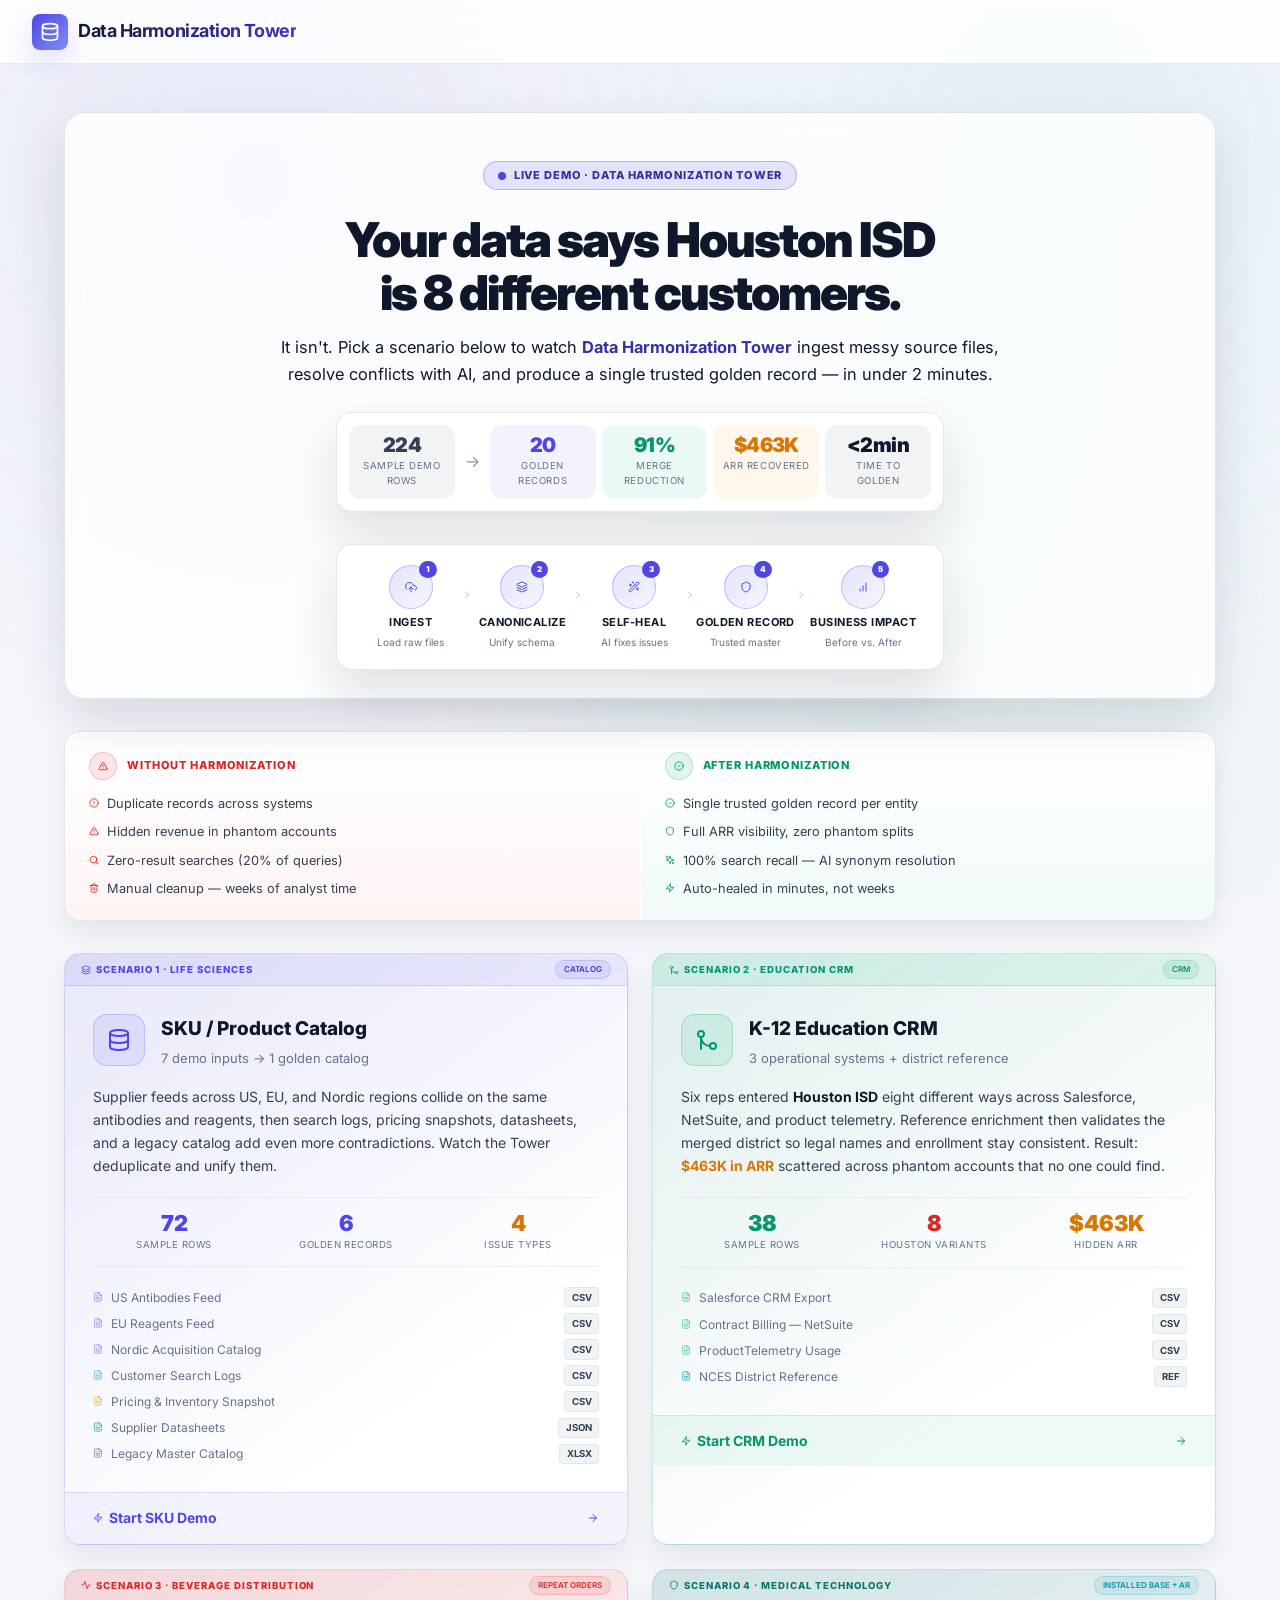
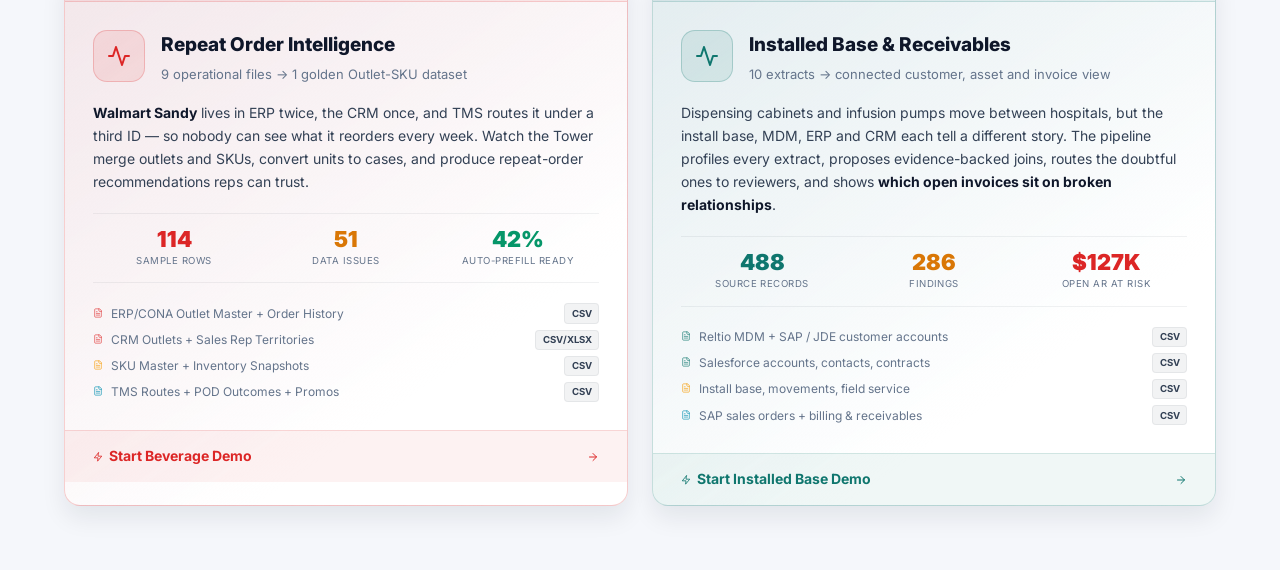
<file: index.html>
<!DOCTYPE html>
<html lang="en">
<head>
  <meta charset="UTF-8" />
  <meta name="viewport" content="width=device-width, initial-scale=1.0" />
  <meta name="description" content="Data Harmonization Tower — Ingest, profile, canonicalize, self-heal, and explore golden records from disparate life sciences data sources." />
  <title>Data Harmonization Tower</title>
  <link rel="stylesheet" href="styles.css" />
  <link rel="stylesheet" href="bd.css" />
  <link rel="icon" type="image/svg+xml" href="data:image/svg+xml,%3Csvg xmlns='http://www.w3.org/2000/svg' viewBox='0 0 24 24' fill='none' stroke='white' stroke-width='2' stroke-linecap='round' stroke-linejoin='round'%3E%3Crect width='24' height='24' rx='4' fill='%236366f1'/%3E%3Cellipse cx='12' cy='8' rx='7' ry='2.5' stroke='white'/%3E%3Cpath d='M5 8V16A7 2.5 0 0 0 19 16V8' stroke='white'/%3E%3Cpath d='M5 12A7 2.5 0 0 0 19 12' stroke='white'/%3E%3C/svg%3E" />
</head>
<body>
  <div class="app-container">
    <!-- Header -->
    <header class="app-header">
      <div class="header-inner">
        <div class="header-brand">
          <div class="brand-icon">
            <svg viewBox="0 0 24 24" fill="none" stroke="currentColor" stroke-width="2" stroke-linecap="round" stroke-linejoin="round">
              <ellipse cx="12" cy="5" rx="9" ry="3"/>
              <path d="M3 5V19A9 3 0 0 0 21 19V5"/>
              <path d="M3 12A9 3 0 0 0 21 12"/>
            </svg>
          </div>
          <span class="brand-name">Data Harmonization Tower</span>
        </div>
        <nav id="header-nav" class="header-nav"></nav>
      </div>
    </header>

    <!-- Pipeline Progress -->
    <div style="max-width:84rem;margin:0 auto;padding:1rem 1.5rem 0;position:relative;z-index:1" id="pipeline"></div>

    <!-- Main Content -->
    <main id="main-content" class="app-main"></main>
  </div>

  <script src="icons.js"></script>
  <script src="data.js"></script>
  <script src="swire_data.js"></script>
  <script src="app.js"></script>
  <script src="swire.js"></script>
  <script src="bd_data.js"></script>
  <script src="bd.js"></script>
</body>
</html>
</file>
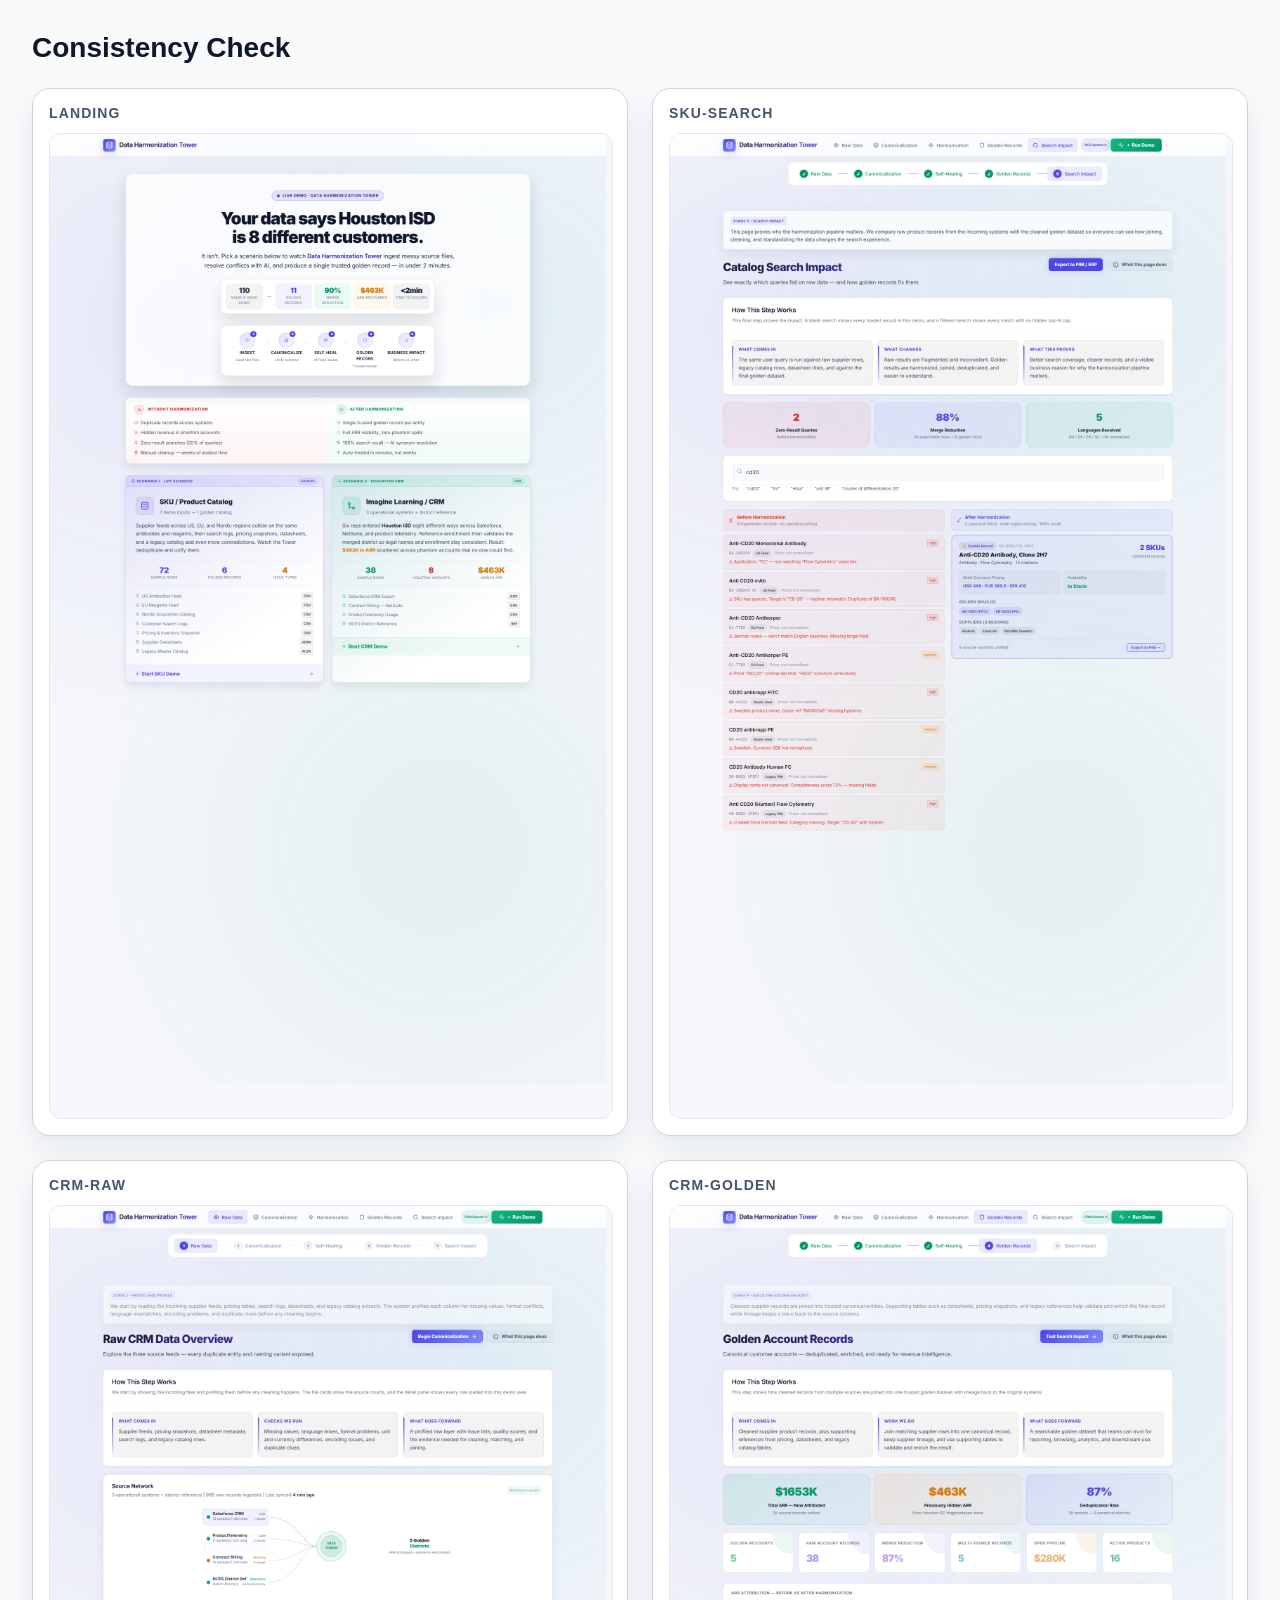
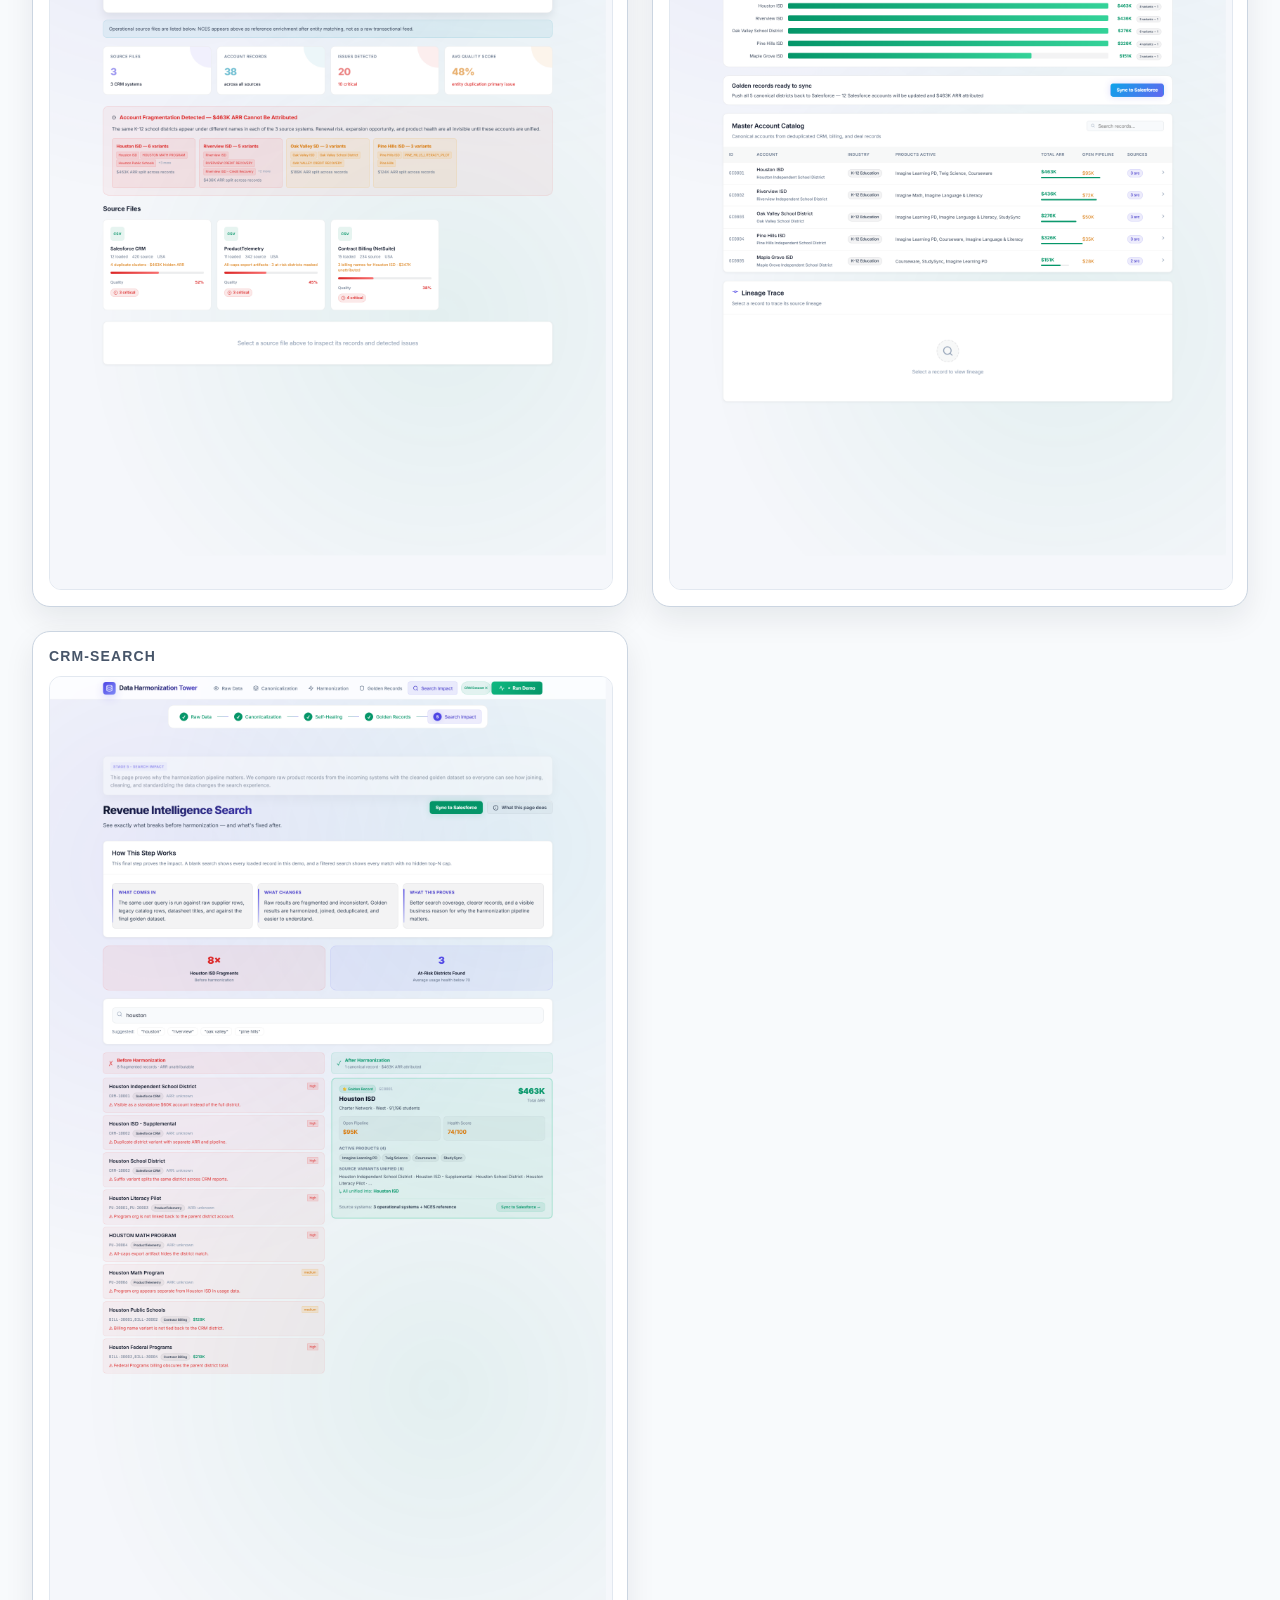
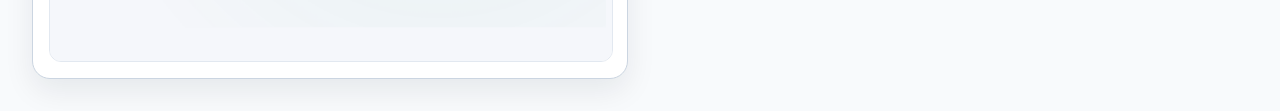
<file: outputs/consistency-check/contact-sheet.html>
﻿<!DOCTYPE html>
<html lang="en">
<head>
  <meta charset="UTF-8" />
  <title>Consistency Check</title>
  <style>
    body { margin: 0; padding: 32px; background: #f8fafc; font-family: Arial, sans-serif; color: #0f172a; }
    h1 { margin: 0 0 24px; font-size: 28px; }
    .grid { display: grid; grid-template-columns: repeat(2, minmax(0, 1fr)); gap: 24px; }
    .card { background: #fff; border: 1px solid #cbd5e1; border-radius: 18px; padding: 16px; box-shadow: 0 12px 30px rgba(15, 23, 42, 0.08); }
    .label { font-size: 14px; font-weight: 700; text-transform: uppercase; letter-spacing: 0.08em; color: #475569; margin-bottom: 12px; }
    img { display: block; width: 100%; height: auto; border: 1px solid #e2e8f0; border-radius: 12px; }
  </style>
</head>
<body>
  <h1>Consistency Check</h1>
  <div class="grid">
    <section class="card"><div class="label">landing</div><img src="landing.png" alt="landing" /></section>
    <section class="card"><div class="label">sku-search</div><img src="sku-search.png" alt="sku-search" /></section>
    <section class="card"><div class="label">crm-raw</div><img src="crm-raw.png" alt="crm-raw" /></section>
    <section class="card"><div class="label">crm-golden</div><img src="crm-golden.png" alt="crm-golden" /></section>
    <section class="card"><div class="label">crm-search</div><img src="crm-search.png" alt="crm-search" /></section>
  </div>
</body>
</html>
</file>
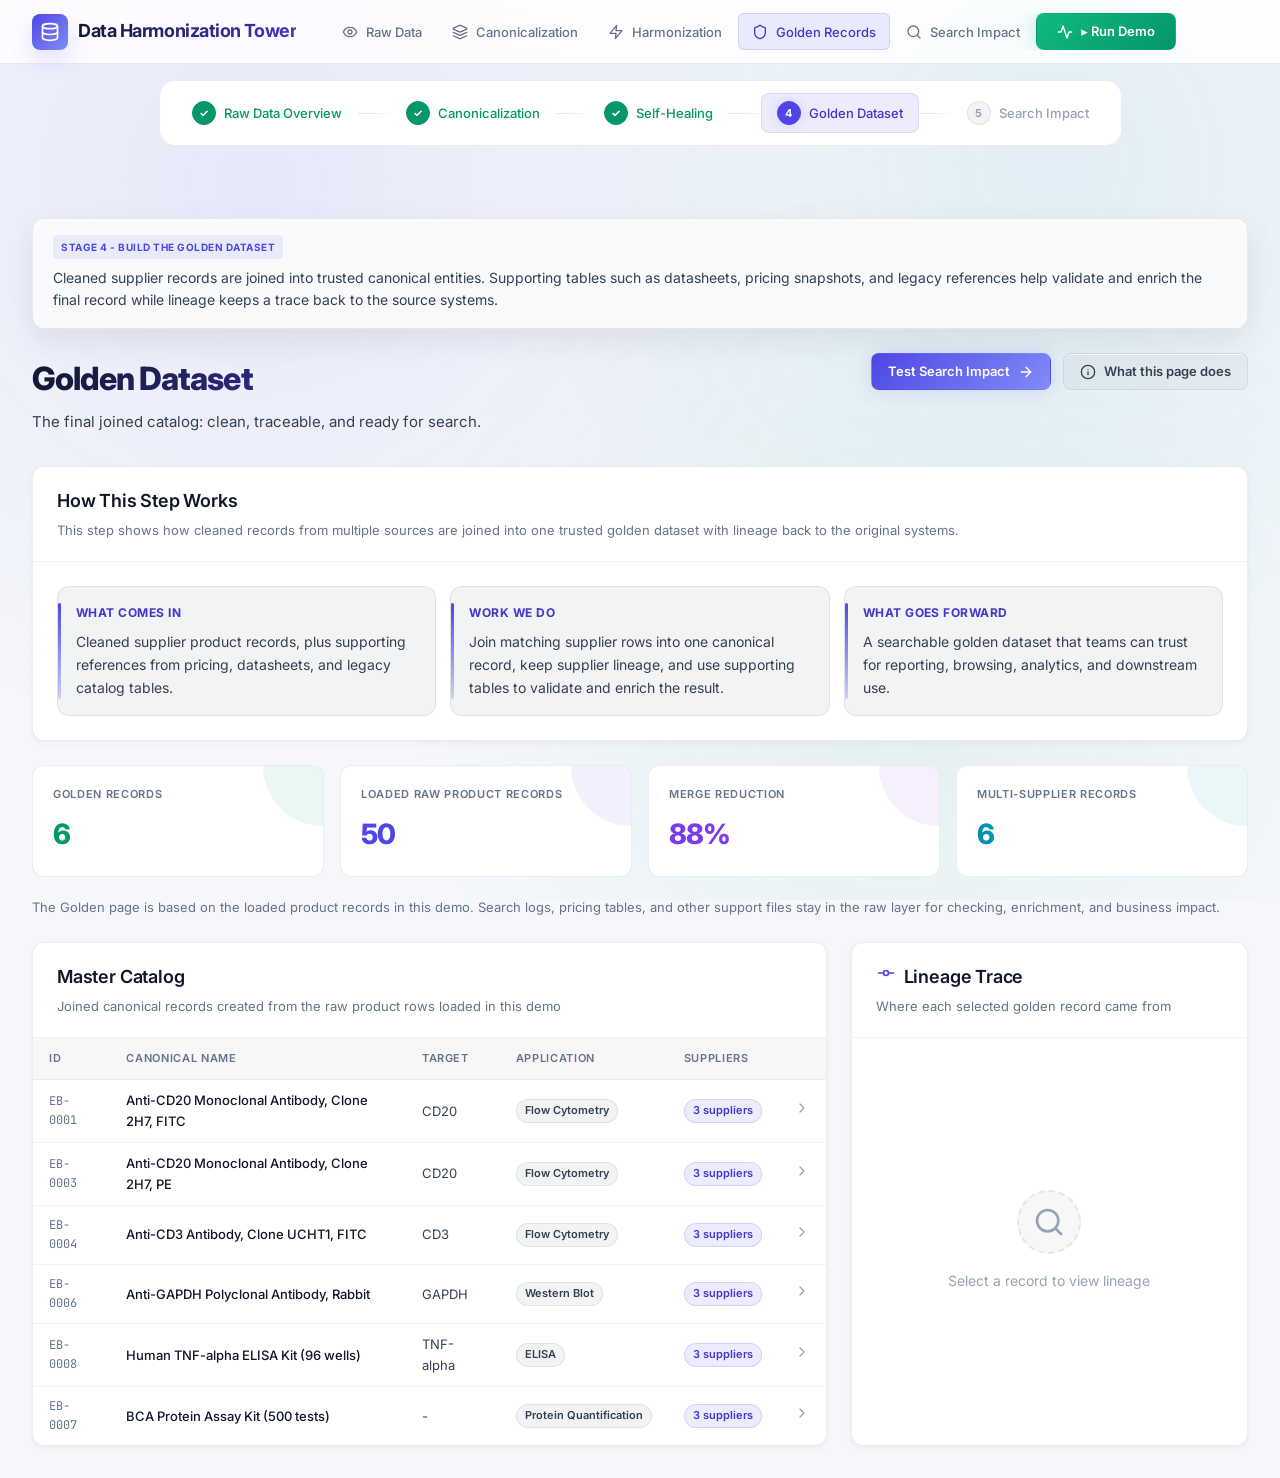
<file: outputs/consistency-check/proof-crm-golden.html>
﻿<!DOCTYPE html>
<html lang="en">
<head>
  <meta charset="UTF-8" />
  <meta name="viewport" content="width=device-width, initial-scale=1.0" />
  <meta name="description" content="Data Harmonization Tower proof harness" />
  <title>Data Harmonization Tower Proof Harness</title>
  <link rel="stylesheet" href="../../styles.css" />
</head>
<body>
  <div class="app-container">
    <header class="app-header">
      <div class="header-inner">
        <div class="header-brand">
          <div class="brand-icon">
            <svg viewBox="0 0 24 24" fill="none" stroke="currentColor" stroke-width="2" stroke-linecap="round" stroke-linejoin="round">
              <ellipse cx="12" cy="5" rx="9" ry="3"></ellipse>
              <path d="M3 5V19A9 3 0 0 0 21 19V5"></path>
              <path d="M3 12A9 3 0 0 0 21 12"></path>
            </svg>
          </div>
          <span class="brand-name">Data Harmonization Tower</span>
        </div>
        <nav id="header-nav" class="header-nav"></nav>
      </div>
    </header>
    <div style="max-width:84rem;margin:0 auto;padding:1rem 1.5rem 0;position:relative;z-index:1" id="pipeline"></div>
    <main id="main-content" class="app-main"></main>
  </div>
  <div id="proof-report" style="display:none;white-space:pre-wrap"></div>
  <script src="../../icons.js"></script>
  <script src="../../data.js"></script>
  <script src="../../app.js"></script>
  <script>
    document.addEventListener('DOMContentLoaded', () => {
      setTimeout(() => {
        selectDataset('crm'); state.uploadDone = true; state.uploadStageIndex = -1; state.uploadProgress = 100; navigateTo('golden');
        if (typeof renderAll === 'function') renderAll();
        setTimeout(() => {
          const reportNode = document.getElementById('proof-report');
          if (reportNode) reportNode.textContent = document.body.innerText;
        }, 500);
      }, 0);
    });
  </script>
</body>
</html>
</file>
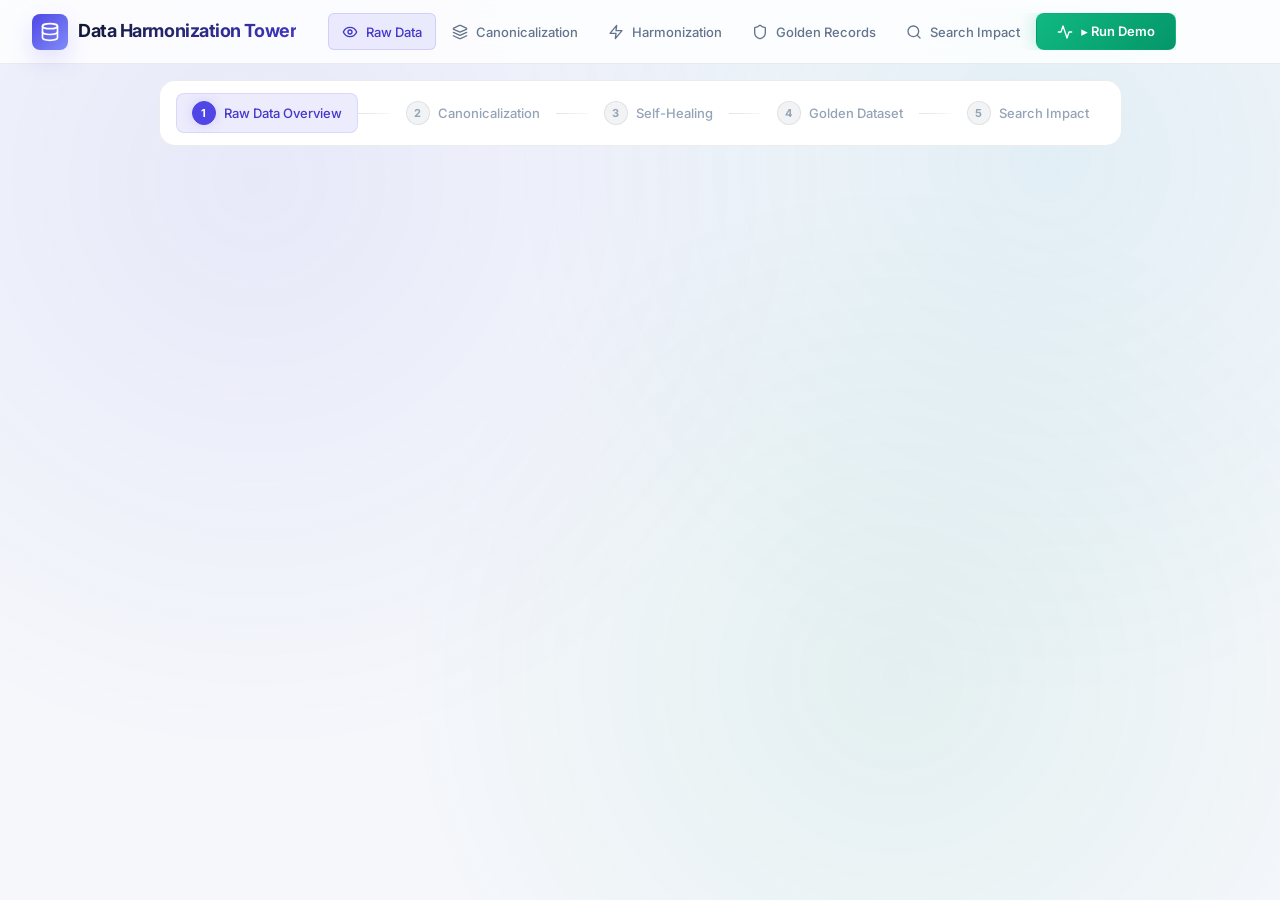
<file: outputs/consistency-check/proof-crm-raw.html>
﻿<!DOCTYPE html>
<html lang="en">
<head>
  <meta charset="UTF-8" />
  <meta name="viewport" content="width=device-width, initial-scale=1.0" />
  <meta name="description" content="Data Harmonization Tower proof harness" />
  <title>Data Harmonization Tower Proof Harness</title>
  <link rel="stylesheet" href="../../styles.css" />
</head>
<body>
  <div class="app-container">
    <header class="app-header">
      <div class="header-inner">
        <div class="header-brand">
          <div class="brand-icon">
            <svg viewBox="0 0 24 24" fill="none" stroke="currentColor" stroke-width="2" stroke-linecap="round" stroke-linejoin="round">
              <ellipse cx="12" cy="5" rx="9" ry="3"></ellipse>
              <path d="M3 5V19A9 3 0 0 0 21 19V5"></path>
              <path d="M3 12A9 3 0 0 0 21 12"></path>
            </svg>
          </div>
          <span class="brand-name">Data Harmonization Tower</span>
        </div>
        <nav id="header-nav" class="header-nav"></nav>
      </div>
    </header>
    <div style="max-width:84rem;margin:0 auto;padding:1rem 1.5rem 0;position:relative;z-index:1" id="pipeline"></div>
    <main id="main-content" class="app-main"></main>
  </div>
  <div id="proof-report" style="display:none;white-space:pre-wrap"></div>
  <script src="../../icons.js"></script>
  <script src="../../data.js"></script>
  <script src="../../app.js"></script>
  <script>
    document.addEventListener('DOMContentLoaded', () => {
      setTimeout(() => {
        selectDataset('crm'); state.uploadDone = true; state.uploadStageIndex = -1; state.uploadProgress = 100; navigateTo('raw');
        if (typeof renderAll === 'function') renderAll();
        setTimeout(() => {
          const reportNode = document.getElementById('proof-report');
          if (reportNode) reportNode.textContent = document.body.innerText;
        }, 500);
      }, 0);
    });
  </script>
</body>
</html>
</file>
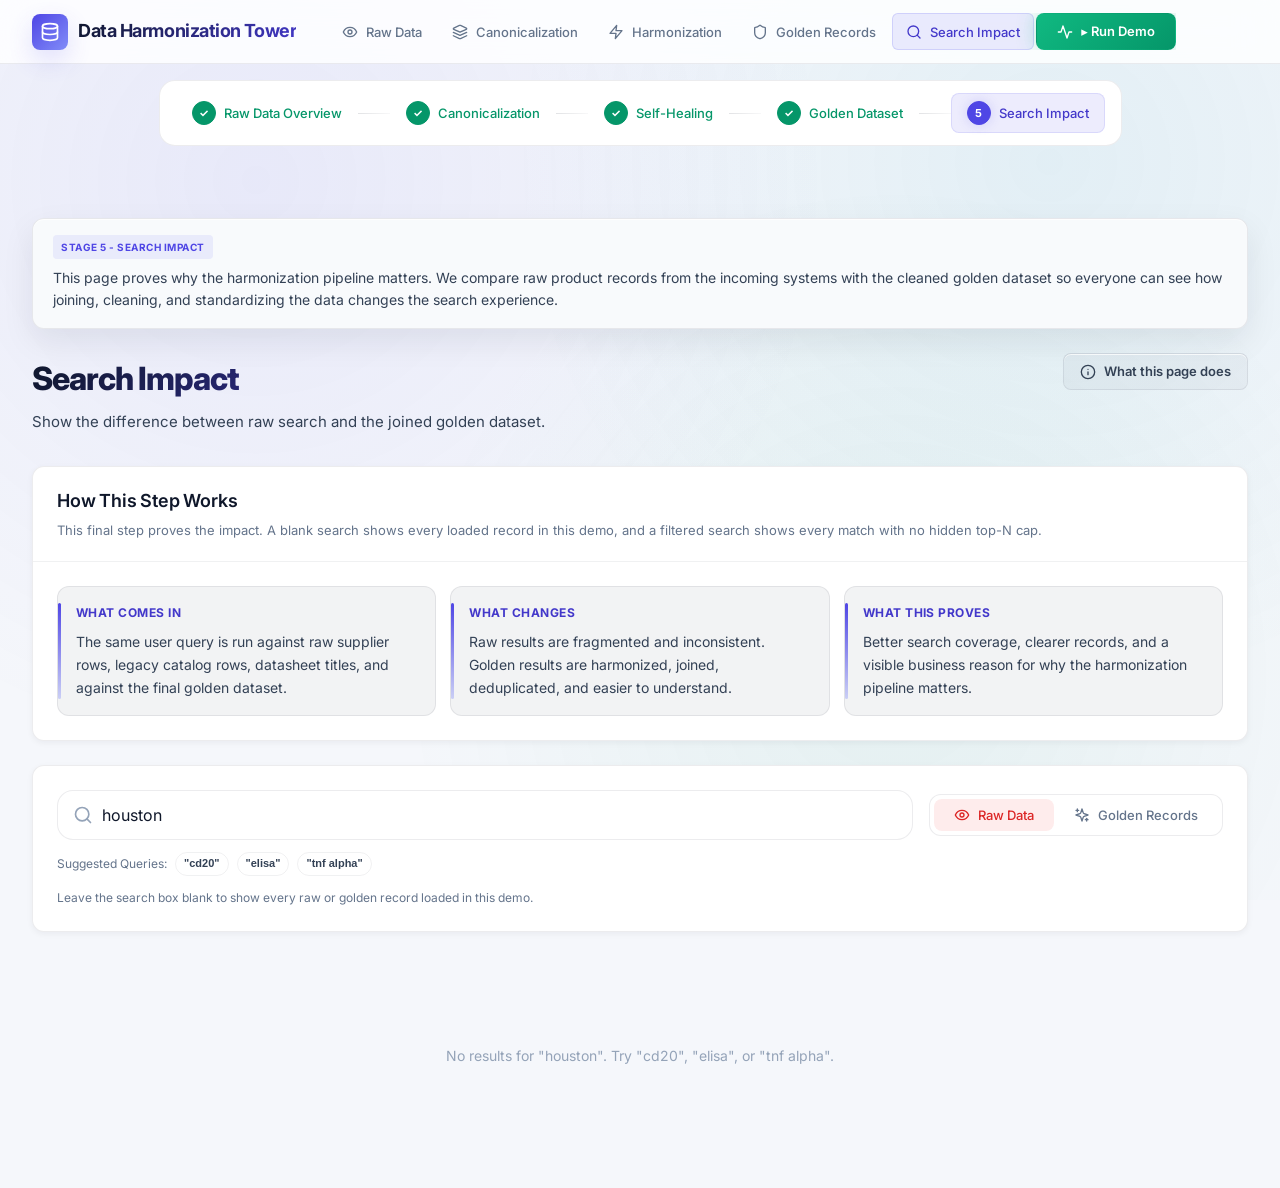
<file: outputs/consistency-check/proof-crm-search.html>
﻿<!DOCTYPE html>
<html lang="en">
<head>
  <meta charset="UTF-8" />
  <meta name="viewport" content="width=device-width, initial-scale=1.0" />
  <meta name="description" content="Data Harmonization Tower proof harness" />
  <title>Data Harmonization Tower Proof Harness</title>
  <link rel="stylesheet" href="../../styles.css" />
</head>
<body>
  <div class="app-container">
    <header class="app-header">
      <div class="header-inner">
        <div class="header-brand">
          <div class="brand-icon">
            <svg viewBox="0 0 24 24" fill="none" stroke="currentColor" stroke-width="2" stroke-linecap="round" stroke-linejoin="round">
              <ellipse cx="12" cy="5" rx="9" ry="3"></ellipse>
              <path d="M3 5V19A9 3 0 0 0 21 19V5"></path>
              <path d="M3 12A9 3 0 0 0 21 12"></path>
            </svg>
          </div>
          <span class="brand-name">Data Harmonization Tower</span>
        </div>
        <nav id="header-nav" class="header-nav"></nav>
      </div>
    </header>
    <div style="max-width:84rem;margin:0 auto;padding:1rem 1.5rem 0;position:relative;z-index:1" id="pipeline"></div>
    <main id="main-content" class="app-main"></main>
  </div>
  <div id="proof-report" style="display:none;white-space:pre-wrap"></div>
  <script src="../../icons.js"></script>
  <script src="../../data.js"></script>
  <script src="../../app.js"></script>
  <script>
    document.addEventListener('DOMContentLoaded', () => {
      setTimeout(() => {
        selectDataset('crm'); state.uploadDone = true; state.uploadStageIndex = -1; state.uploadProgress = 100; state.searchQuery = 'houston'; state.isGolden = false; navigateTo('search');
        if (typeof renderAll === 'function') renderAll();
        setTimeout(() => {
          const reportNode = document.getElementById('proof-report');
          if (reportNode) reportNode.textContent = document.body.innerText;
        }, 500);
      }, 0);
    });
  </script>
</body>
</html>
</file>
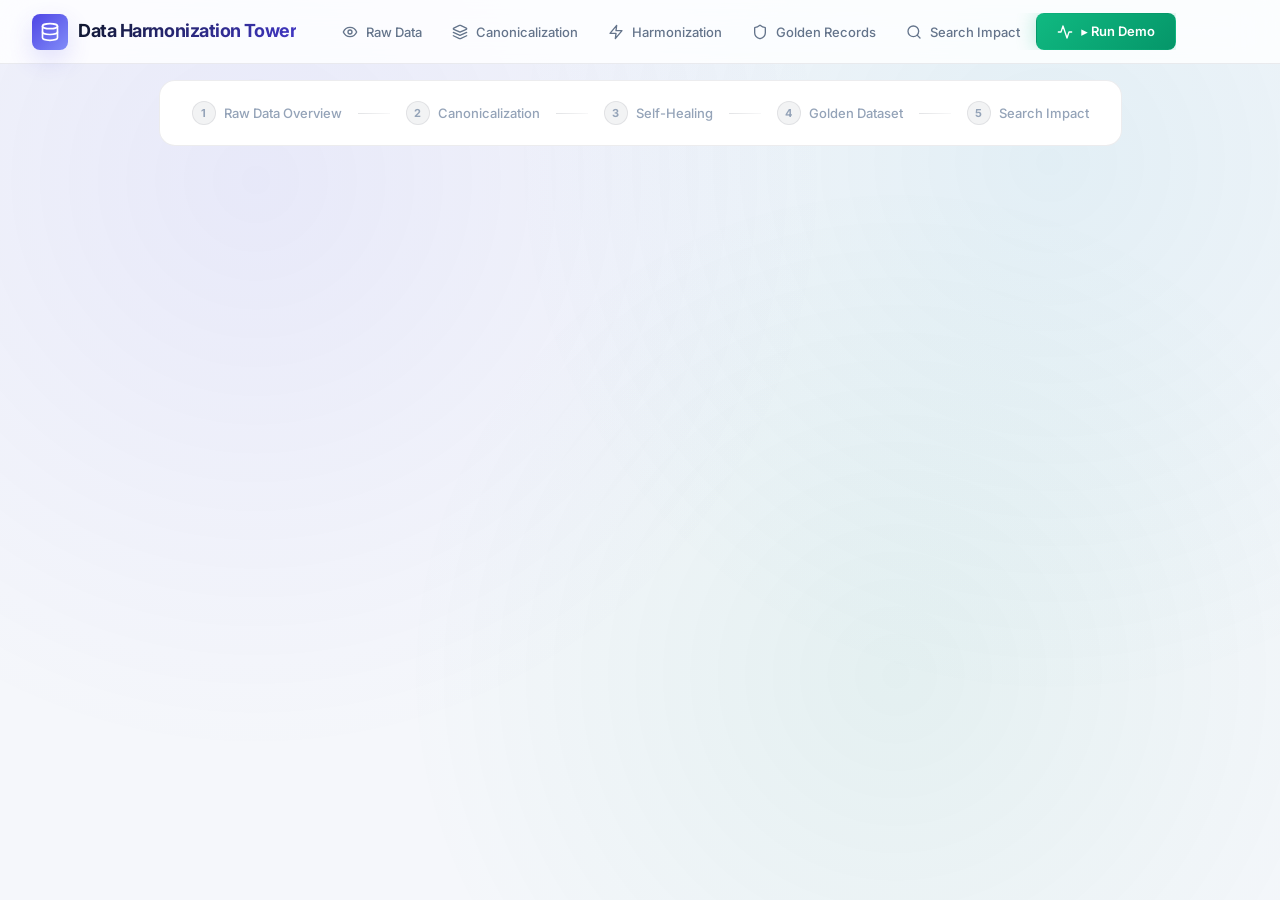
<file: outputs/consistency-check/proof-harness.html>
﻿<!DOCTYPE html>
<html lang="en">
<head>
  <meta charset="UTF-8" />
  <meta name="viewport" content="width=device-width, initial-scale=1.0" />
  <meta name="description" content="Data Harmonization Tower proof harness" />
  <title>Data Harmonization Tower Proof Harness</title>
  <link rel="stylesheet" href="../../styles.css" />
  <link rel="icon" type="image/svg+xml" href="data:image/svg+xml,%3Csvg xmlns='http://www.w3.org/2000/svg' viewBox='0 0 24 24' fill='none' stroke='white' stroke-width='2' stroke-linecap='round' stroke-linejoin='round'%3E%3Crect width='24' height='24' rx='4' fill='%236366f1'/%3E%3Cellipse cx='12' cy='8' rx='7' ry='2.5' stroke='white'/%3E%3Cpath d='M5 8V16A7 2.5 0 0 0 19 16V8' stroke='white'/%3E%3Cpath d='M5 12A7 2.5 0 0 0 19 12' stroke='white'/%3E%3C/svg%3E" />
</head>
<body>
  <div class="app-container">
    <header class="app-header">
      <div class="header-inner">
        <div class="header-brand">
          <div class="brand-icon">
            <svg viewBox="0 0 24 24" fill="none" stroke="currentColor" stroke-width="2" stroke-linecap="round" stroke-linejoin="round">
              <ellipse cx="12" cy="5" rx="9" ry="3"></ellipse>
              <path d="M3 5V19A9 3 0 0 0 21 19V5"></path>
              <path d="M3 12A9 3 0 0 0 21 12"></path>
            </svg>
          </div>
          <span class="brand-name">Data Harmonization Tower</span>
        </div>
        <nav id="header-nav" class="header-nav"></nav>
      </div>
    </header>

    <div style="max-width:84rem;margin:0 auto;padding:1rem 1.5rem 0;position:relative;z-index:1" id="pipeline"></div>
    <main id="main-content" class="app-main"></main>
  </div>

  <script src="../../icons.js"></script>
  <script src="../../data.js"></script>
  <script src="../../app.js"></script>
  <script>
    document.addEventListener('DOMContentLoaded', () => {
      const params = new URLSearchParams(window.location.search);
      const dataset = params.get('dataset');
      const page = params.get('page');
      const search = params.get('search');
      const golden = params.get('golden');

      if (dataset === 'sku' || dataset === 'crm') {
        selectDataset(dataset);
        state.uploadDone = true;
        state.uploadStageIndex = -1;
        state.uploadProgress = 100;
      }

      if (typeof search === 'string' && search.length) {
        state.searchQuery = search;
      }

      if (golden === 'false') {
        state.isGolden = false;
      }

      if (page) {
        navigateTo(page);
      } else {
        renderAll();
      }
    });
  </script>
</body>
</html>
</file>
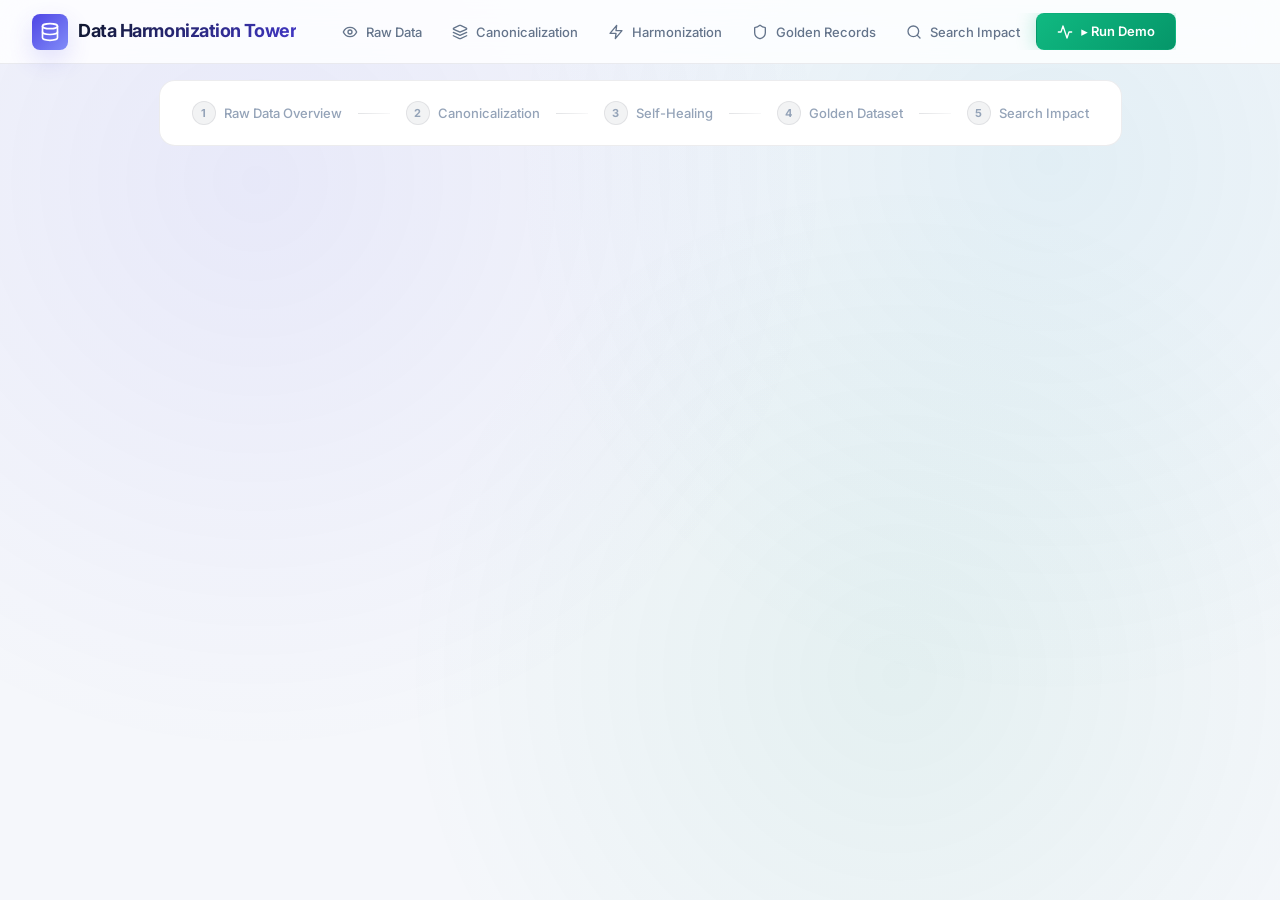
<file: outputs/consistency-check/proof-landing.html>
﻿<!DOCTYPE html>
<html lang="en">
<head>
  <meta charset="UTF-8" />
  <meta name="viewport" content="width=device-width, initial-scale=1.0" />
  <meta name="description" content="Data Harmonization Tower proof harness" />
  <title>Data Harmonization Tower Proof Harness</title>
  <link rel="stylesheet" href="../../styles.css" />
</head>
<body>
  <div class="app-container">
    <header class="app-header">
      <div class="header-inner">
        <div class="header-brand">
          <div class="brand-icon">
            <svg viewBox="0 0 24 24" fill="none" stroke="currentColor" stroke-width="2" stroke-linecap="round" stroke-linejoin="round">
              <ellipse cx="12" cy="5" rx="9" ry="3"></ellipse>
              <path d="M3 5V19A9 3 0 0 0 21 19V5"></path>
              <path d="M3 12A9 3 0 0 0 21 12"></path>
            </svg>
          </div>
          <span class="brand-name">Data Harmonization Tower</span>
        </div>
        <nav id="header-nav" class="header-nav"></nav>
      </div>
    </header>
    <div style="max-width:84rem;margin:0 auto;padding:1rem 1.5rem 0;position:relative;z-index:1" id="pipeline"></div>
    <main id="main-content" class="app-main"></main>
  </div>
  <div id="proof-report" style="display:none;white-space:pre-wrap"></div>
  <script src="../../icons.js"></script>
  <script src="../../data.js"></script>
  <script src="../../app.js"></script>
  <script>
    document.addEventListener('DOMContentLoaded', () => {
      setTimeout(() => {
        
        if (typeof renderAll === 'function') renderAll();
        setTimeout(() => {
          const reportNode = document.getElementById('proof-report');
          if (reportNode) reportNode.textContent = document.body.innerText;
        }, 500);
      }, 0);
    });
  </script>
</body>
</html>
</file>
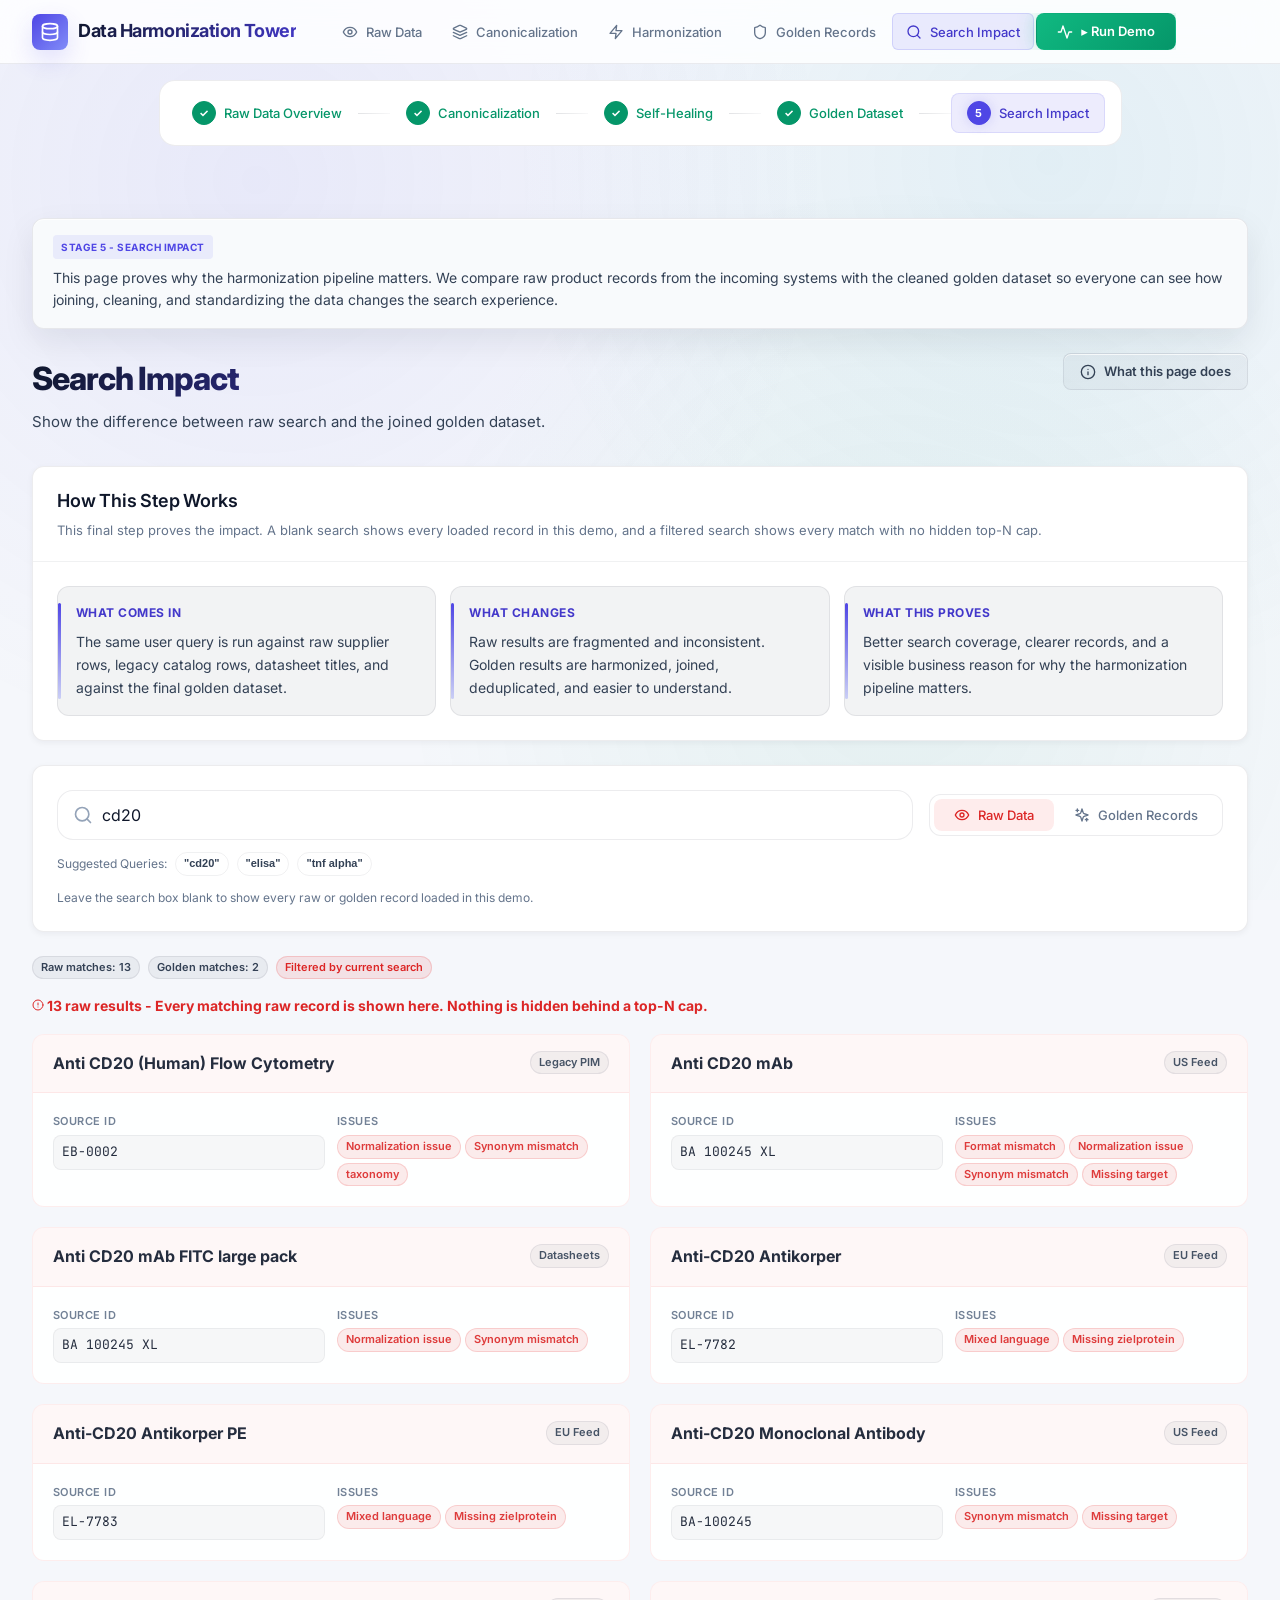
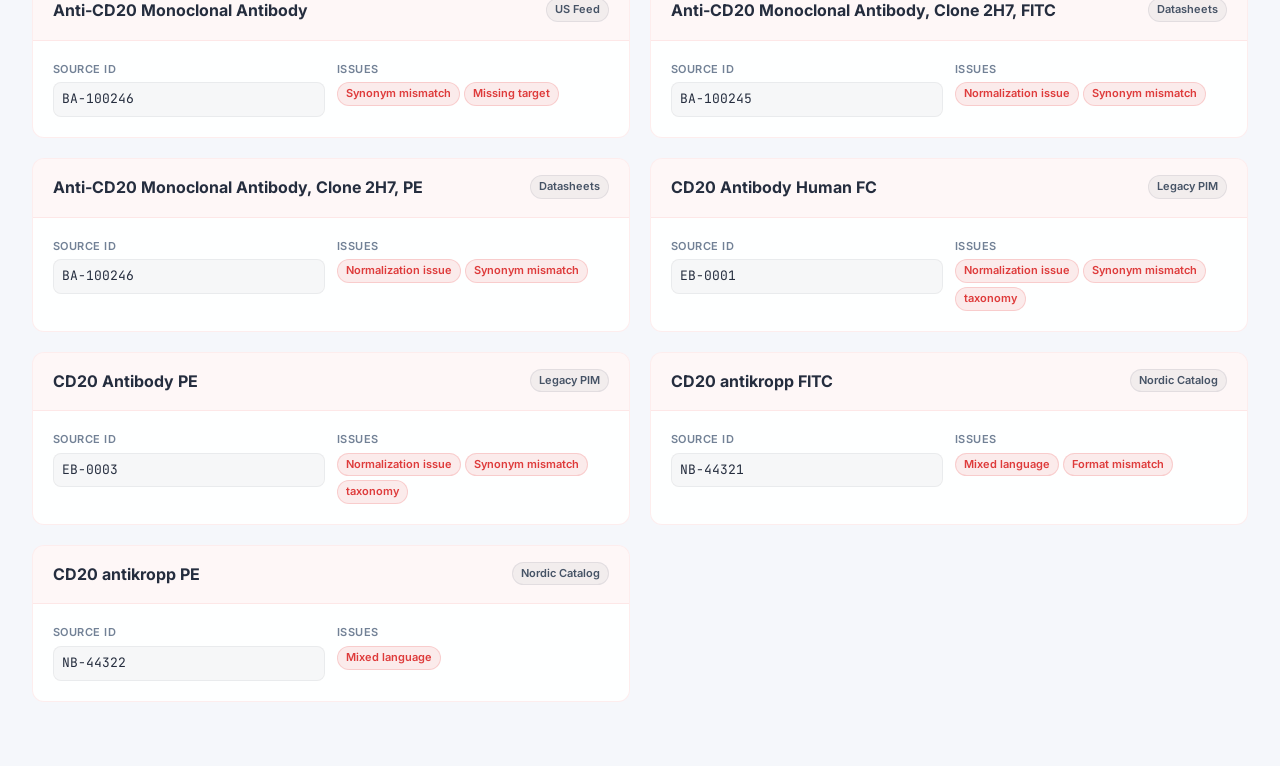
<file: outputs/consistency-check/proof-sku-search.html>
﻿<!DOCTYPE html>
<html lang="en">
<head>
  <meta charset="UTF-8" />
  <meta name="viewport" content="width=device-width, initial-scale=1.0" />
  <meta name="description" content="Data Harmonization Tower proof harness" />
  <title>Data Harmonization Tower Proof Harness</title>
  <link rel="stylesheet" href="../../styles.css" />
</head>
<body>
  <div class="app-container">
    <header class="app-header">
      <div class="header-inner">
        <div class="header-brand">
          <div class="brand-icon">
            <svg viewBox="0 0 24 24" fill="none" stroke="currentColor" stroke-width="2" stroke-linecap="round" stroke-linejoin="round">
              <ellipse cx="12" cy="5" rx="9" ry="3"></ellipse>
              <path d="M3 5V19A9 3 0 0 0 21 19V5"></path>
              <path d="M3 12A9 3 0 0 0 21 12"></path>
            </svg>
          </div>
          <span class="brand-name">Data Harmonization Tower</span>
        </div>
        <nav id="header-nav" class="header-nav"></nav>
      </div>
    </header>
    <div style="max-width:84rem;margin:0 auto;padding:1rem 1.5rem 0;position:relative;z-index:1" id="pipeline"></div>
    <main id="main-content" class="app-main"></main>
  </div>
  <div id="proof-report" style="display:none;white-space:pre-wrap"></div>
  <script src="../../icons.js"></script>
  <script src="../../data.js"></script>
  <script src="../../app.js"></script>
  <script>
    document.addEventListener('DOMContentLoaded', () => {
      setTimeout(() => {
        selectDataset('sku'); state.uploadDone = true; state.uploadStageIndex = -1; state.uploadProgress = 100; state.searchQuery = 'cd20'; state.isGolden = false; navigateTo('search');
        if (typeof renderAll === 'function') renderAll();
        setTimeout(() => {
          const reportNode = document.getElementById('proof-report');
          if (reportNode) reportNode.textContent = document.body.innerText;
        }, 500);
      }, 0);
    });
  </script>
</body>
</html>
</file>
<file: styles.css>
/* ============================================================
   Data Harmonization Tower — Ultra-Rich Dark Theme
   ============================================================ */

@import url('https://fonts.googleapis.com/css2?family=Inter:wght@300;400;500;600;700;800;900&family=JetBrains+Mono:wght@400;500;600&display=swap');

/* ── CSS Custom Properties ────────────────────────────── */
:root {
  --font-sans: 'Inter', ui-sans-serif, system-ui, -apple-system, sans-serif;
  --font-mono: 'JetBrains Mono', ui-monospace, SFMono-Regular, monospace;

  --bg-base:     #f5f7fb;
  --bg-surface:  #ffffff;
  --bg-card:     #ffffff;
  --bg-elevated: #f8fafc;
  --bg-hover:    #eef2ff;
  --bg-input:    #f8fafc;

  --surface:                rgba(255,255,255,0.9);
  --surface-2:              #f8fafc;
  --surface-subtle:         rgba(15,23,42,0.03);
  --surface-muted:          rgba(15,23,42,0.05);
  --surface-strong:         rgba(15,23,42,0.08);
  --surface-hover:          rgba(15,23,42,0.06);
  --surface-card-glass:     rgba(255,255,255,0.78);
  --panel-gradient-start:   rgba(255,255,255,0.98);
  --panel-gradient-end:     rgba(241,245,249,0.96);
  --overlay:                rgba(241,245,249,0.76);
  --scrim:                  rgba(241,245,249,0.84);
  --track:                  rgba(15,23,42,0.08);
  --track-strong:           rgba(15,23,42,0.12);

  --border:         rgba(15,23,42,0.08);
  --border-primary: rgba(15,23,42,0.1);
  --border-subtle:  rgba(15,23,42,0.06);
  --border-accent:  rgba(79,70,229,0.24);

  --text-primary:   #0f172a;
  --text-secondary: #334155;
  --text-tertiary:  #64748b;
  --text-muted:     #94a3b8;
  --text-accent:    #4338ca;

  --accent:      #4f46e5;
  --accent-glow: rgba(79,70,229,0.1);
  --accent-dark: #3730a3;

  --emerald:     #059669;
  --emerald-glow: rgba(5,150,105,0.1);
  --amber:       #d97706;
  --amber-glow:  rgba(217,119,6,0.1);
  --red:         #dc2626;
  --red-glow:    rgba(220,38,38,0.1);
  --cyan:        #0891b2;
  --cyan-glow:   rgba(8,145,178,0.1);
  --purple:      #7c3aed;
  --purple-glow: rgba(124,58,237,0.1);
  --rose:        #e11d48;
  --rose-glow:   rgba(225,29,72,0.1);
  --danger:      var(--red);

  --svg-text-primary:   #0f172a;
  --svg-text-secondary: #475569;
  --svg-text-muted:     #64748b;

  --radius:     0.75rem;
  --radius-sm:  0.5rem;
  --radius-lg:  1rem;
  --radius-xl:  1.25rem;
  --radius-full: 9999px;

  --shadow-sm:   0 2px 6px rgba(15,23,42,0.05);
  --shadow-md:   0 12px 24px rgba(15,23,42,0.08);
  --shadow-lg:   0 24px 48px rgba(15,23,42,0.12);
  --shadow-glow: 0 0 0 1px rgba(79,70,229,0.08), 0 18px 44px rgba(79,70,229,0.12);
}

/* ── Reset & Base ─────────────────────────────────────── */
*, *::before, *::after { box-sizing: border-box; margin: 0; padding: 0; }

html {
  font-family: var(--font-sans);
  -webkit-font-smoothing: antialiased;
  -moz-osx-font-smoothing: grayscale;
  scroll-behavior: smooth;
  color-scheme: light;
}

body {
  background: var(--bg-base);
  color: var(--text-primary);
  line-height: 1.6;
  min-height: 100vh;
  overflow-x: hidden;
}

/* Subtle grid bg overlay */
body::before {
  content: '';
  position: fixed;
  inset: 0;
  background-image: 
    radial-gradient(circle at 20% 20%, rgba(79,70,229,0.08) 0%, transparent 46%),
    radial-gradient(circle at 82% 18%, rgba(8,145,178,0.08) 0%, transparent 42%),
    radial-gradient(circle at 70% 75%, rgba(5,150,105,0.07) 0%, transparent 44%);
  pointer-events: none;
  z-index: 0;
}

/* ── Scrollbar ────────────────────────────────────────── */
::-webkit-scrollbar { width: 6px; height: 6px; }
::-webkit-scrollbar-track { background: transparent; }
::-webkit-scrollbar-thumb { background: rgba(15,23,42,0.18); border-radius: 999px; }
::-webkit-scrollbar-thumb:hover { background: rgba(15,23,42,0.28); }

/* ── Layout ───────────────────────────────────────────── */
.app-container { display: flex; flex-direction: column; min-height: 100vh; position: relative; z-index: 1; }

header.app-header {
  background: rgba(255,255,255,0.82);
  backdrop-filter: blur(20px) saturate(1.5);
  -webkit-backdrop-filter: blur(20px) saturate(1.5);
  border-bottom: 1px solid var(--border);
  position: sticky; top: 0; z-index: 50;
  height: 64px;
}

.header-inner {
  max-width: 84rem; margin: 0 auto;
  padding: 0 1.5rem;
  display: flex; align-items: center; height: 100%; gap: 2rem;
}

.header-brand { display: flex; align-items: center; gap: 0.625rem; flex-shrink: 0; }

.brand-icon {
  width: 2.25rem; height: 2.25rem;
  background: linear-gradient(135deg, var(--accent), #818cf8);
  border-radius: 0.5rem;
  display: flex; align-items: center; justify-content: center;
  color: white;
  box-shadow: 0 10px 24px rgba(79,70,229,0.16);
}

.brand-icon svg { width: 1.25rem; height: 1.25rem; }

.brand-name {
  font-weight: 700; font-size: 1.125rem;
  letter-spacing: -0.025em;
  background: linear-gradient(135deg, #0f172a, #4338ca);
  -webkit-background-clip: text; -webkit-text-fill-color: transparent;
  background-clip: text;
}

/* ── Navigation ───────────────────────────────────────── */
nav.header-nav { display: flex; gap: 0.125rem; overflow-x: auto; }

.nav-link {
  display: inline-flex; align-items: center;
  padding: 0.5rem 0.875rem;
  font-size: 0.8125rem; font-weight: 500;
  border-radius: 0.375rem;
  text-decoration: none; color: var(--text-tertiary);
  transition: all 0.2s ease;
  white-space: nowrap; cursor: pointer;
  border: none; background: none;
  font-family: var(--font-sans);
}

.nav-link:hover { color: var(--text-primary); background: var(--surface-subtle); }

.nav-link.active {
  color: var(--text-accent);
  background: var(--accent-glow);
  box-shadow: inset 0 0 0 1px rgba(99,102,241,0.2);
}

.nav-link svg { width: 1rem; height: 1rem; margin-right: 0.5rem; flex-shrink: 0; }

/* ── Main ─────────────────────────────────────────────── */
main.app-main { flex: 1; max-width: 84rem; width: 100%; margin: 0 auto; padding: 2rem 1.5rem; position: relative; z-index: 1; }

/* ── Page Container ───────────────────────────────────── */
.page { display: none; }
.page.active { display: block; opacity: 1; }

@keyframes fadeInUp {
  from { opacity: 0; transform: translateY(16px); }
  to   { opacity: 1; transform: translateY(0); }
}

@keyframes fadeInRight {
  from { opacity: 0; transform: translateX(20px); }
  to   { opacity: 1; transform: translateX(0); }
}

@keyframes shimmer {
  0%   { background-position: -200% 0; }
  100% { background-position: 200% 0; }
}

@keyframes pulse-ring {
  0%   { transform: scale(0.9); opacity: 0.5; }
  50%  { transform: scale(1.05); opacity: 1; }
  100% { transform: scale(0.9); opacity: 0.5; }
}

@keyframes scanline {
  0%   { transform: translateY(-100%); }
  100% { transform: translateY(100%); }
}

@keyframes countUp {
  from { opacity: 0; transform: translateY(8px); }
  to   { opacity: 1; transform: translateY(0); }
}

@keyframes glowPulse {
  0%, 100% { box-shadow: 0 0 15px rgba(99,102,241,0.1); }
  50%      { box-shadow: 0 0 25px rgba(99,102,241,0.25); }
}

/* ── Page Header ──────────────────────────────────────── */
.page-header {
  display: flex; justify-content: space-between; align-items: flex-start;
  margin-bottom: 2rem; flex-wrap: wrap; gap: 1rem;
}

.page-header h1 {
  font-size: 2rem; font-weight: 800; letter-spacing: -0.03em;
  background: linear-gradient(135deg, #0f172a 0%, #4338ca 100%);
  -webkit-background-clip: text; -webkit-text-fill-color: transparent;
  background-clip: text;
}

.page-subtitle { color: var(--text-secondary); margin-top: 0.375rem; font-size: 0.9375rem; }

.page-header-actions {
  display: flex;
  flex-wrap: wrap;
  justify-content: flex-end;
  align-items: center;
  gap: 0.75rem;
}

.page-help-trigger {
  background: var(--surface-muted);
  color: var(--text-primary);
  border-color: var(--track-strong);
  box-shadow: inset 0 1px 0 rgba(255,255,255,0.7);
}

.page-help-trigger:hover:not(:disabled) {
  background: rgba(79,70,229,0.12);
  border-color: rgba(99,102,241,0.28);
  color: var(--text-primary);
}

.page-help-layer {
  position: fixed;
  inset: 0;
  z-index: 400;
}

.page-help-backdrop {
  position: absolute;
  inset: 0;
  border: none;
  background: var(--scrim);
  backdrop-filter: blur(6px);
  -webkit-backdrop-filter: blur(6px);
  cursor: pointer;
}

.page-help-panel {
  position: absolute;
  top: 0;
  right: 0;
  width: min(32rem, 100%);
  height: 100%;
  padding: 1.25rem;
  overflow-y: auto;
  background: linear-gradient(180deg, var(--panel-gradient-start) 0%, var(--panel-gradient-end) 100%);
  border-left: 1px solid rgba(79,70,229,0.14);
  box-shadow: -24px 0 50px rgba(15,23,42,0.12);
  animation: fadeInRight 0.25s ease-out;
}

.page-help-header {
  display: flex;
  justify-content: space-between;
  align-items: flex-start;
  gap: 1rem;
  margin-bottom: 1.25rem;
}

.page-help-header h2 {
  margin-top: 0.75rem;
  font-size: 1.35rem;
  font-weight: 800;
  letter-spacing: -0.02em;
  color: var(--text-primary);
}

.page-help-header p {
  margin-top: 0.5rem;
  max-width: 28rem;
  color: var(--text-secondary);
  font-size: 0.9375rem;
  line-height: 1.65;
}

.page-help-close {
  flex-shrink: 0;
}

.page-help-sections {
  display: grid;
  gap: 0.875rem;
}

.page-help-section {
  background: var(--surface-muted);
  border: 1px solid var(--track);
  border-radius: var(--radius);
  padding: 1rem;
}

.page-help-section h3 {
  margin-bottom: 0.75rem;
  font-size: 0.8125rem;
  font-weight: 700;
  text-transform: uppercase;
  letter-spacing: 0.04em;
  color: var(--text-accent);
}

.page-help-section ul {
  list-style: none;
  display: grid;
  gap: 0.625rem;
}

.page-help-section li {
  position: relative;
  padding-left: 1rem;
  color: var(--text-secondary);
  font-size: 0.875rem;
  line-height: 1.6;
}

.page-help-section li::before {
  content: '';
  position: absolute;
  left: 0;
  top: 0.55rem;
  width: 0.375rem;
  height: 0.375rem;
  border-radius: 9999px;
  background: var(--accent);
  box-shadow: 0 0 12px rgba(79,70,229,0.18);
}

.storyline-card {
  margin-bottom: 1.5rem;
  background: linear-gradient(180deg, rgba(255,255,255,0.96) 0%, rgba(248,250,252,0.98) 100%);
  border-color: rgba(79,70,229,0.14);
  box-shadow: 0 14px 32px rgba(15,23,42,0.08);
}

.storyline-grid {
  display: grid;
  grid-template-columns: 1fr;
  gap: 0.875rem;
}

.storyline-step {
  position: relative;
  min-height: 100%;
  padding: 1rem 1rem 1rem 1.125rem;
  border-radius: var(--radius);
  background: var(--surface-muted);
  border: 1px solid var(--track);
}

.storyline-step::before {
  content: '';
  position: absolute;
  left: 0;
  top: 1rem;
  bottom: 1rem;
  width: 3px;
  border-radius: 9999px;
  background: linear-gradient(180deg, var(--accent), rgba(129,140,248,0.35));
}

.storyline-step-label {
  margin-bottom: 0.5rem;
  font-size: 0.75rem;
  font-weight: 700;
  letter-spacing: 0.04em;
  text-transform: uppercase;
  color: var(--text-accent);
}

.storyline-step p {
  color: var(--text-secondary);
  font-size: 0.875rem;
  line-height: 1.65;
}

@media (min-width: 768px) {
  .storyline-grid {
    grid-template-columns: repeat(3, minmax(0, 1fr));
  }
}

/* ── Pipeline Progress (Step Indicators) ──────────────── */
.pipeline-progress {
  display: flex; align-items: center; gap: 0; margin-bottom: 2.5rem;
  background: var(--bg-card); border: 1px solid var(--border);
  border-radius: var(--radius-lg); padding: 0.75rem 1rem;
  overflow-x: auto;
}

.pipeline-step {
  display: flex; align-items: center; gap: 0.5rem;
  padding: 0.5rem 1rem;
  font-size: 0.8125rem; font-weight: 500;
  color: var(--text-muted);
  cursor: pointer;
  border-radius: var(--radius-sm);
  transition: all 0.2s ease;
  white-space: nowrap;
  border: none; background: none;
  font-family: var(--font-sans);
}

.pipeline-step:hover { color: var(--text-secondary); }

.pipeline-step.active {
  color: var(--text-accent);
  background: var(--accent-glow);
  box-shadow: inset 0 0 0 1px rgba(99,102,241,0.15);
}

.pipeline-step.completed {
  color: var(--emerald);
}

.pipeline-step .step-num {
  width: 1.5rem; height: 1.5rem;
  border-radius: 9999px;
  display: flex; align-items: center; justify-content: center;
  font-size: 0.6875rem; font-weight: 700;
  background: var(--surface-muted);
  border: 1px solid var(--track);
  flex-shrink: 0;
}

.pipeline-step.active .step-num {
  background: var(--accent);
  border-color: var(--accent);
  color: white;
  box-shadow: 0 0 12px rgba(79,70,229,0.18);
}

.pipeline-step.completed .step-num {
  background: var(--emerald);
  border-color: var(--emerald);
  color: white;
}

.pipeline-step svg { width: 1rem; height: 1rem; }

.pipeline-connector {
  width: 2rem; height: 1px;
  background: linear-gradient(90deg, rgba(15,23,42,0.12), rgba(15,23,42,0.03));
  flex-shrink: 0;
}

/* ── Cards ────────────────────────────────────────────── */
.card {
  background: var(--bg-card);
  border: 1px solid var(--border);
  border-radius: var(--radius);
  overflow: hidden;
  box-shadow: var(--shadow-sm);
  transition: border-color 0.2s ease, box-shadow 0.2s ease;
}

.card:hover { border-color: var(--track-strong); }

.card-glass {
  background: var(--surface-card-glass);
  backdrop-filter: blur(12px);
  -webkit-backdrop-filter: blur(12px);
}

.card-glow { animation: glowPulse 3s ease-in-out infinite; }

.card-header {
  padding: 1.25rem 1.5rem;
  border-bottom: 1px solid var(--border-subtle);
}

.card-header-row { display: flex; justify-content: space-between; align-items: center; }

.card-title {
  font-size: 0.875rem; font-weight: 600;
  color: var(--text-primary);
  letter-spacing: -0.01em;
}

.card-title-lg { font-size: 1.125rem; }

.card-title-section {
  font-size: 0.6875rem; font-weight: 700;
  text-transform: uppercase; letter-spacing: 0.08em;
  color: var(--text-tertiary);
}

.card-description { font-size: 0.8125rem; color: var(--text-tertiary); margin-top: 0.25rem; }

.card-content { padding: 1.5rem; }
.card-content.no-padding { padding: 0; }
.card-content.compact { padding: 1rem; }

/* ── Stats Grid ───────────────────────────────────────── */
.stats-grid {
  display: grid;
  grid-template-columns: repeat(auto-fit, minmax(180px, 1fr));
  gap: 1rem;
  margin-bottom: 2rem;
}

.stat-tile {
  background: var(--bg-card);
  border: 1px solid var(--border);
  border-radius: var(--radius);
  padding: 1.25rem;
  position: relative;
  overflow: hidden;
  transition: all 0.2s ease;
}

.stat-tile:hover { border-color: var(--track-strong); transform: translateY(-2px); box-shadow: var(--shadow-md); }

.stat-tile::after {
  content: '';
  position: absolute; top: 0; right: 0;
  width: 60px; height: 60px;
  border-radius: 0 0 0 100%;
  opacity: 0.08;
}

.stat-tile.accent::after  { background: var(--accent); }
.stat-tile.emerald::after { background: var(--emerald); }
.stat-tile.amber::after   { background: var(--amber); }
.stat-tile.red::after     { background: var(--red); }
.stat-tile.cyan::after    { background: var(--cyan); }
.stat-tile.purple::after  { background: var(--purple); }

.stat-label {
  font-size: 0.6875rem; font-weight: 600;
  text-transform: uppercase; letter-spacing: 0.06em;
  color: var(--text-tertiary);
  margin-bottom: 0.5rem;
}

.stat-value {
  font-size: 1.75rem; font-weight: 800; letter-spacing: -0.03em;
  color: var(--text-primary);
  animation: countUp 0.5s ease-out;
}

.stat-value.accent  { color: var(--accent); }
.stat-value.emerald { color: var(--emerald); }
.stat-value.amber   { color: var(--amber); }
.stat-value.red     { color: var(--red); }
.stat-value.cyan    { color: var(--cyan); }

.stat-delta {
  margin-top: 0.375rem; font-size: 0.75rem; font-weight: 500;
  display: flex; align-items: center; gap: 0.25rem;
}

.stat-delta.positive { color: var(--emerald); }
.stat-delta.negative { color: var(--red); }

/* ── Quality Score Ring ───────────────────────────────── */
.quality-ring-container {
  display: flex; align-items: center; justify-content: center;
  flex-direction: column; gap: 0.5rem;
}

.quality-ring {
  width: 100px; height: 100px;
  position: relative;
}

.quality-ring svg { width: 100%; height: 100%; transform: rotate(-90deg); }

.quality-ring .ring-bg {
  fill: none; stroke: var(--track); stroke-width: 8;
}

.quality-ring .ring-fill {
  fill: none; stroke-width: 8; stroke-linecap: round;
  transition: stroke-dashoffset 1s ease-out;
}

.quality-ring .ring-value {
  position: absolute; inset: 0;
  display: flex; align-items: center; justify-content: center;
  font-size: 1.25rem; font-weight: 800;
  color: var(--text-primary);
}

.quality-ring-label {
  font-size: 0.6875rem; font-weight: 600;
  text-transform: uppercase; letter-spacing: 0.06em;
  color: var(--text-tertiary);
}

/* ── Buttons ──────────────────────────────────────────── */
.btn {
  display: inline-flex; align-items: center; justify-content: center;
  padding: 0.5rem 1rem; font-size: 0.8125rem; font-weight: 600;
  border-radius: var(--radius-sm);
  border: 1px solid transparent; cursor: pointer;
  transition: all 0.2s ease; text-decoration: none;
  white-space: nowrap; font-family: var(--font-sans);
  line-height: 1.5; gap: 0.5rem;
}

.btn:disabled { opacity: 0.4; cursor: not-allowed; }
.btn svg { width: 1rem; height: 1rem; flex-shrink: 0; }

.btn-primary {
  background: linear-gradient(135deg, var(--accent), #818cf8);
  color: white; border-color: transparent;
  box-shadow: 0 0 20px rgba(99,102,241,0.2);
}
.btn-primary:hover:not(:disabled) { box-shadow: 0 0 30px rgba(99,102,241,0.35); transform: translateY(-1px); }

.btn-outline {
  background: var(--surface-subtle);
  color: var(--text-secondary);
  border-color: var(--border);
}
.btn-outline:hover:not(:disabled) { background: var(--surface-hover); color: var(--text-primary); border-color: var(--track-strong); }

.btn-ghost {
  background: transparent; color: var(--text-tertiary); border: none;
}
.btn-ghost:hover:not(:disabled) { background: var(--surface-subtle); color: var(--text-primary); }

.btn-icon { padding: 0.375rem; width: 2rem; height: 2rem; }

.btn-accent {
  background: var(--accent-glow);
  color: var(--text-accent);
  border-color: rgba(99,102,241,0.2);
}
.btn-accent:hover { background: rgba(99,102,241,0.2); }

.btn-emerald-outline {
  background: var(--emerald-glow);
  color: var(--emerald);
  border-color: rgba(16,185,129,0.2);
}
.btn-emerald-outline:hover { background: rgba(16,185,129,0.2); }

/* ── Badges ───────────────────────────────────────────── */
.badge {
  display: inline-flex; align-items: center; gap: 0.25rem;
  padding: 0.125rem 0.5rem; font-size: 0.6875rem; font-weight: 600;
  border-radius: var(--radius-full); white-space: nowrap;
  line-height: 1.6; border: 1px solid transparent;
}

.badge-accent    { background: var(--accent-glow); color: var(--text-accent); border-color: rgba(99,102,241,0.2); }
.badge-emerald   { background: var(--emerald-glow); color: var(--emerald); border-color: rgba(16,185,129,0.2); }
.badge-amber     { background: var(--amber-glow); color: var(--amber); border-color: rgba(245,158,11,0.2); }
.badge-red       { background: var(--red-glow); color: var(--red); border-color: rgba(239,68,68,0.2); }
.badge-cyan      { background: var(--cyan-glow); color: var(--cyan); border-color: rgba(6,182,212,0.2); }
.badge-purple    { background: var(--purple-glow); color: var(--purple); border-color: rgba(168,85,247,0.2); }
.badge-rose      { background: var(--rose-glow); color: var(--rose); border-color: rgba(244,63,94,0.2); }

.badge-surface {
  background: var(--surface-muted);
  color: var(--text-secondary);
  border-color: var(--track);
}

.badge-mono { font-family: var(--font-mono); }

.badge-dot::before {
  content: '';
  width: 6px; height: 6px; border-radius: 9999px;
  flex-shrink: 0;
}

.badge-dot.emerald::before { background: var(--emerald); }
.badge-dot.amber::before { background: var(--amber); }
.badge-dot.red::before { background: var(--red); }
.badge-dot.accent::before { background: var(--accent); }

/* ── Tables ───────────────────────────────────────────── */
.table-wrapper { overflow-x: auto; }

table { width: 100%; border-collapse: collapse; font-size: 0.8125rem; }

thead { background: var(--surface-subtle); }
thead th {
  padding: 0.75rem 1rem; text-align: left;
  font-weight: 600; color: var(--text-tertiary);
  font-size: 0.6875rem; text-transform: uppercase;
  letter-spacing: 0.06em;
  border-bottom: 1px solid var(--border-subtle);
}

tbody tr { border-bottom: 1px solid var(--border-subtle); transition: background 0.15s; }
tbody tr:last-child { border-bottom: none; }
tbody tr:hover { background: var(--surface-subtle); }
tbody tr.selected { background: var(--accent-glow); }
tbody tr.row-messy { background: rgba(239,68,68,0.04); }
tbody tr.row-messy:hover { background: rgba(239,68,68,0.08); }

tbody td {
  padding: 0.625rem 1rem; color: var(--text-secondary); vertical-align: middle;
}
tbody td.td-primary { font-weight: 500; color: var(--text-primary); }
tbody td.td-mono { font-family: var(--font-mono); font-size: 0.75rem; color: var(--text-tertiary); }
tbody td.td-error { color: var(--red); }

/* ── Raw Data Highlight (messy) ───────────────────────── */
.cell-messy {
  position: relative;
  color: var(--red) !important;
  background: rgba(239,68,68,0.06);
  border-radius: 0.25rem;
  padding: 0.125rem 0.375rem;
}

.cell-messy::after {
  content: '';
  position: absolute; bottom: 0; left: 0; right: 0;
  height: 2px;
  background: linear-gradient(90deg, transparent, var(--red), transparent);
  border-radius: 1px;
}

.cell-warning {
  color: var(--amber) !important;
  background: rgba(245,158,11,0.06);
  border-radius: 0.25rem;
  padding: 0.125rem 0.375rem;
}

.cell-good {
  color: var(--emerald) !important;
}

.cell-missing {
  color: var(--text-muted) !important;
  font-style: italic;
}

/* ── Column Profile Cards ─────────────────────────────── */
.col-profiles-grid {
  display: grid;
  grid-template-columns: repeat(auto-fill, minmax(280px, 1fr));
  gap: 1rem;
}

.col-profile-card {
  background: var(--bg-card);
  border: 1px solid var(--border);
  border-radius: var(--radius);
  padding: 1.25rem;
  transition: all 0.25s ease;
  cursor: default;
  position: relative;
  overflow: hidden;
}

.col-profile-card:hover {
  border-color: var(--track-strong);
  transform: translateY(-2px);
  box-shadow: var(--shadow-md);
}

.col-profile-card::before {
  content: '';
  position: absolute; top: 0; left: 0; right: 0;
  height: 3px;
  border-radius: 3px 3px 0 0;
}

.col-profile-card.quality-high::before { background: linear-gradient(90deg, var(--emerald), #34d399); }
.col-profile-card.quality-medium::before { background: linear-gradient(90deg, var(--amber), #fbbf24); }
.col-profile-card.quality-low::before { background: linear-gradient(90deg, var(--red), #f87171); }

.col-card-header {
  display: flex; justify-content: space-between; align-items: flex-start;
  margin-bottom: 1rem;
}

.col-card-name { font-weight: 600; color: var(--text-primary); font-size: 0.875rem; }
.col-card-type { font-family: var(--font-mono); font-size: 0.6875rem; color: var(--text-tertiary); margin-top: 0.125rem; }

.col-card-quality-num {
  font-size: 1.25rem; font-weight: 800;
  padding: 0.25rem 0.625rem;
  border-radius: var(--radius-sm);
  min-width: 3rem; text-align: center;
}

.col-card-quality-num.high   { color: var(--emerald); background: var(--emerald-glow); }
.col-card-quality-num.medium { color: var(--amber); background: var(--amber-glow); }
.col-card-quality-num.low    { color: var(--red); background: var(--red-glow); }

/* ── Quality Bar ──────────────────────────────────────── */
.quality-bar {
  height: 6px; background: var(--track);
  border-radius: 9999px; overflow: hidden;
  margin-bottom: 1rem;
}

.quality-bar-fill {
  height: 100%; border-radius: 9999px;
  transition: width 1s ease-out;
}

.quality-bar-fill.high   { background: linear-gradient(90deg, var(--emerald), #34d399); }
.quality-bar-fill.medium { background: linear-gradient(90deg, var(--amber), #fbbf24); }
.quality-bar-fill.low    { background: linear-gradient(90deg, var(--red), #f87171); }

/* ── Mini Stats Row ───────────────────────────────────── */
.mini-stats {
  display: grid; grid-template-columns: repeat(3, 1fr);
  gap: 0.5rem;
}

.mini-stat {
  padding: 0.5rem;
  background: var(--surface-subtle);
  border-radius: var(--radius-sm);
  text-align: center;
}

.mini-stat-value { font-size: 0.8125rem; font-weight: 700; color: var(--text-primary); }
.mini-stat-label { font-size: 0.625rem; color: var(--text-tertiary); text-transform: uppercase; letter-spacing: 0.04em; margin-top: 0.125rem; }

/* ── Distribution Bar Chart (Horizontal) ──────────────── */
.dist-bars { display: flex; flex-direction: column; gap: 0.375rem; }

.dist-bar-row {
  display: flex; align-items: center; gap: 0.5rem;
  font-size: 0.6875rem;
}

.dist-bar-label {
  width: 100px; font-family: var(--font-mono);
  color: var(--text-secondary); text-align: right;
  overflow: hidden; text-overflow: ellipsis; white-space: nowrap;
}

.dist-bar-track {
  flex: 1; height: 16px; background: var(--surface-subtle);
  border-radius: 0.25rem; overflow: hidden;
  position: relative;
}

.dist-bar-fill {
  height: 100%; border-radius: 0.25rem;
  background: linear-gradient(90deg, var(--accent), #818cf8);
  transition: width 0.8s ease-out;
  min-width: 4px;
}

.dist-bar-count {
  width: 40px; font-family: var(--font-mono);
  color: var(--text-tertiary); font-size: 0.625rem;
}

/* ── Issues Sidebar ───────────────────────────────────── */
.issues-list { display: flex; flex-direction: column; gap: 0.375rem; }

.issue-chip {
  display: flex; align-items: flex-start; gap: 0.5rem;
  padding: 0.625rem 0.75rem;
  background: var(--surface-subtle);
  border: 1px solid var(--border);
  border-radius: var(--radius-sm);
  font-size: 0.75rem; color: var(--text-secondary);
  cursor: pointer; transition: all 0.15s ease;
}

.issue-chip:hover { background: var(--surface-muted); border-color: var(--track-strong); }
.issue-chip.selected { background: var(--accent-glow); border-color: rgba(99,102,241,0.3); }
.issue-chip.resolved { opacity: 0.5; }

.issue-chip svg { width: 0.875rem; height: 0.875rem; flex-shrink: 0; margin-top: 0.125rem; }

.issue-icon-red { color: var(--red); }
.issue-icon-amber { color: var(--amber); }
.issue-icon-accent { color: var(--accent); }
.issue-icon-emerald { color: var(--emerald); }

/* ── Source File Cards ────────────────────────────────── */
.source-files-grid {
  display: grid;
  grid-template-columns: repeat(auto-fill, minmax(250px, 1fr));
  gap: 1rem;
  margin-bottom: 2rem;
}

.source-file-card {
  background: var(--bg-card); border: 1px solid var(--border);
  border-radius: var(--radius);
  padding: 1.25rem; cursor: pointer;
  transition: all 0.2s ease;
  position: relative; overflow: hidden;
}

.source-file-card:hover {
  border-color: var(--track-strong);
  transform: translateY(-2px);
  box-shadow: var(--shadow-md);
}

.source-file-card.selected {
  border-color: rgba(99,102,241,0.4);
  box-shadow: 0 0 0 1px rgba(99,102,241,0.2), var(--shadow-glow);
}

.source-file-icon {
  width: 2.5rem; height: 2.5rem;
  border-radius: var(--radius-sm);
  display: flex; align-items: center; justify-content: center;
  margin-bottom: 0.75rem;
  font-size: 0.625rem; font-weight: 700;
  text-transform: uppercase; letter-spacing: 0.04em;
}

.source-file-icon.csv  { background: var(--emerald-glow); color: var(--emerald); }
.source-file-icon.json { background: var(--amber-glow); color: var(--amber); }
.source-file-icon.xlsx { background: var(--accent-glow); color: var(--text-accent); }

.source-file-name { font-weight: 600; font-size: 0.8125rem; color: var(--text-primary); margin-bottom: 0.25rem; overflow: hidden; text-overflow: ellipsis; white-space: nowrap; }
.source-file-meta { font-size: 0.6875rem; color: var(--text-tertiary); display: flex; gap: 0.75rem; }

/* ── Diff View ────────────────────────────────────────── */
.diff-grid { display: grid; grid-template-columns: 1fr 1fr; gap: 1.5rem; margin-top: 1.5rem; }

.diff-label {
  font-size: 0.6875rem; font-weight: 600;
  text-transform: uppercase; letter-spacing: 0.06em;
  display: flex; align-items: center; gap: 0.5rem;
  margin-bottom: 0.75rem;
}

.diff-label .dot { width: 0.5rem; height: 0.5rem; border-radius: 9999px; }
.diff-label .dot-red { background: var(--red); }
.diff-label .dot-green { background: var(--emerald); }
.diff-label { color: var(--text-tertiary); }

.diff-block-before {
  background: rgba(239,68,68,0.06);
  border: 1px solid rgba(239,68,68,0.15);
  border-radius: var(--radius);
  padding: 1rem;
  font-family: var(--font-mono); font-size: 0.8125rem;
  color: #b91c1c;
}

.diff-block-after {
  background: rgba(16,185,129,0.06);
  border: 1px solid rgba(16,185,129,0.15);
  border-radius: var(--radius);
  padding: 1rem;
  font-family: var(--font-mono); font-size: 0.8125rem;
  color: #047857;
}

.diff-block-before pre, .diff-block-after pre { white-space: pre-wrap; word-break: break-word; }

/* ── Self Heal Animation ──────────────────────────────── */
.heal-animation {
  position: relative; overflow: hidden;
}

.heal-animation::after {
  content: ''; position: absolute; inset: 0;
  background: linear-gradient(180deg, transparent, rgba(16,185,129,0.05), transparent);
  animation: scanline 3s linear infinite;
  pointer-events: none;
}

/* ── Search ───────────────────────────────────────────── */
.search-input-wrapper { position: relative; width: 100%; }
.search-input-wrapper svg { position: absolute; left: 1rem; top: 50%; transform: translateY(-50%); width: 1.25rem; height: 1.25rem; color: var(--text-muted); }

.search-input {
  width: 100%; padding: 0.875rem 1rem 0.875rem 2.75rem;
  font-size: 1rem; border: 1px solid var(--border);
  border-radius: var(--radius-lg); background: var(--bg-card);
  font-family: var(--font-sans); color: var(--text-primary);
  outline: none; transition: all 0.2s;
}
.search-input:focus { border-color: var(--accent); box-shadow: 0 0 0 3px var(--accent-glow); }
.search-input::placeholder { color: var(--text-muted); }

.search-toggle {
  display: flex; align-items: center;
  background: var(--bg-card); padding: 0.25rem;
  border-radius: var(--radius); border: 1px solid var(--border);
}

.search-toggle-btn {
  display: flex; align-items: center; justify-content: center;
  gap: 0.5rem; padding: 0.5rem 1.25rem;
  border-radius: var(--radius-sm); font-size: 0.8125rem; font-weight: 500;
  border: none; background: transparent; color: var(--text-tertiary);
  cursor: pointer; transition: all 0.2s; font-family: var(--font-sans); white-space: nowrap;
}
.search-toggle-btn:hover { color: var(--text-secondary); }
.search-toggle-btn svg { width: 1rem; height: 1rem; }

.search-toggle-btn.active-raw { background: rgba(239,68,68,0.1); color: var(--red); }
.search-toggle-btn.active-golden { background: var(--accent-glow); color: var(--text-accent); box-shadow: inset 0 0 0 1px rgba(99,102,241,0.2); }

/* ── Search Results ───────────────────────────────────── */
.search-results-grid { display: grid; grid-template-columns: 1fr; gap: 1.25rem; }
@media (min-width: 768px) { .search-results-grid { grid-template-columns: 1fr 1fr; } }

.result-card {
  background: var(--bg-card); border: 1px solid var(--border);
  border-radius: var(--radius); overflow: hidden;
  transition: all 0.2s;
}

.result-card.is-golden { border-color: rgba(99,102,241,0.15); }
.result-card.is-golden:hover { box-shadow: var(--shadow-glow); transform: translateY(-2px); }
.result-card.is-raw { border-color: rgba(239,68,68,0.1); opacity: 0.9; }

.result-card-header {
  padding: 1rem 1.25rem; border-bottom: 1px solid;
  display: flex; justify-content: space-between; align-items: flex-start;
}
.result-card-header.golden-header { background: var(--accent-glow); border-color: rgba(99,102,241,0.1); }
.result-card-header.raw-header { background: rgba(239,68,68,0.04); border-color: rgba(239,68,68,0.1); }
.result-card-header .result-title { font-size: 1rem; font-weight: 700; color: var(--text-primary); }

.result-card-body { padding: 1.25rem; }

.result-fields { display: grid; grid-template-columns: 1fr 1fr; gap: 0.75rem; }
.result-field .field-label { font-size: 0.6875rem; font-weight: 600; color: var(--text-tertiary); text-transform: uppercase; letter-spacing: 0.04em; margin-bottom: 0.25rem; }
.result-field .field-value { font-size: 0.8125rem; font-family: var(--font-mono); color: var(--text-primary); background: var(--surface-subtle); padding: 0.375rem 0.5rem; border-radius: var(--radius-sm); border: 1px solid var(--border-subtle); }

.impact-box { margin-top: 1rem; padding-top: 1rem; border-top: 1px solid var(--border-subtle); }
.impact-inner {
  display: flex; align-items: flex-start; gap: 0.75rem;
  background: var(--emerald-glow); border: 1px solid rgba(16,185,129,0.15);
  padding: 1rem; border-radius: var(--radius);
}
.impact-inner svg { color: var(--emerald); flex-shrink: 0; margin-top: 0.125rem; }
.impact-inner .impact-title { font-size: 0.8125rem; font-weight: 600; color: var(--emerald); margin-bottom: 0.125rem; }
.impact-inner .impact-text { font-size: 0.8125rem; color: #047857; line-height: 1.5; }

/* ── Canonical Model / Mapping ────────────────────────── */
.canonical-item {
  padding: 0.875rem 1.25rem; display: flex; align-items: center; justify-content: space-between;
  border-bottom: 1px solid var(--border-subtle);
  transition: background 0.15s;
}
.canonical-item:last-child { border-bottom: none; }
.canonical-item:hover { background: var(--surface-subtle); }

.canonical-item .item-name { display: flex; align-items: center; gap: 0.5rem; font-weight: 500; color: var(--text-primary); font-size: 0.875rem; }
.canonical-item .item-type { font-size: 0.6875rem; font-family: var(--font-mono); color: var(--text-tertiary); }

.canonical-item .btn-delete { opacity: 0; transition: opacity 0.15s; color: var(--text-muted); }
.canonical-item:hover .btn-delete { opacity: 1; }
.canonical-item .btn-delete:hover { color: var(--red); }

/* ── Progress Bar ─────────────────────────────────────── */
.progress-bar { width: 60px; height: 6px; background: var(--track); border-radius: 9999px; overflow: hidden; }
.progress-bar-fill { height: 100%; background: linear-gradient(90deg, var(--accent), #818cf8); border-radius: 9999px; transition: width 0.8s; }

/* ── Tabs System ──────────────────────────────────────── */
.tabs-nav {
  display: flex; gap: 0.25rem; flex-wrap: wrap;
  background: var(--surface-subtle); border-radius: var(--radius-sm);
  padding: 0.25rem;
}

.tab-btn {
  display: flex; align-items: center; justify-content: center; gap: 0.25rem;
  padding: 0.375rem 0.5rem; border: none; background: transparent;
  border-radius: 0.25rem; cursor: pointer;
  transition: all 0.15s; position: relative;
  color: var(--text-muted); font-family: var(--font-sans);
  font-size: 0.75rem; font-weight: 500;
}
.tab-btn:hover { color: var(--text-secondary); }
.tab-btn.active { background: var(--surface-muted); color: var(--text-primary); }
.tab-btn svg { width: 0.8125rem; height: 0.8125rem; flex-shrink: 0; }

.tab-badge {
  position: absolute; top: -0.25rem; right: -0.25rem;
  width: 14px; height: 14px; background: var(--red);
  border-radius: 9999px; font-size: 0.5rem; font-weight: 700;
  color: white; display: flex; align-items: center; justify-content: center;
}

/* ── Workbench Layout ─────────────────────────────────── */
.workbench-layout { display: grid; grid-template-columns: 1fr; gap: 1.25rem; min-height: calc(100vh - 14rem); }
@media (min-width: 1024px) { .workbench-layout { grid-template-columns: 280px 1fr 280px; } }

.workbench-col { display: flex; flex-direction: column; overflow: hidden; }
.workbench-col .card { display: flex; flex-direction: column; flex: 1; overflow: hidden; }
.workbench-col .card-content { flex: 1; overflow-y: auto; }

/* ── Golden Records ───────────────────────────────────── */
.lineage-timeline { position: relative; border-left: 2px solid var(--track); margin-left: 0.75rem; padding-bottom: 1rem; }

.lineage-item { position: relative; padding-left: 1.5rem; margin-bottom: 1.5rem; }

.lineage-dot {
  position: absolute; left: calc(-0.5rem - 1px); top: 0.25rem;
  width: 1rem; height: 1rem; border-radius: 9999px;
  border: 2px solid var(--bg-card);
}

.lineage-dot-indigo { background: var(--accent); box-shadow: 0 0 10px rgba(99,102,241,0.4); }
.lineage-dot-emerald { background: var(--emerald); box-shadow: 0 0 10px rgba(16,185,129,0.4); }

.lineage-source { display: flex; align-items: center; gap: 0.5rem; margin-bottom: 0.375rem; }
.lineage-source .source-name { font-size: 0.8125rem; font-weight: 600; color: var(--text-primary); }
.lineage-source .source-id { font-size: 0.6875rem; font-family: var(--font-mono); color: var(--text-tertiary); background: var(--surface-muted); padding: 0.125rem 0.375rem; border-radius: 0.25rem; }

.lineage-reasoning { font-size: 0.8125rem; color: var(--text-secondary); line-height: 1.5; background: var(--surface-subtle); padding: 0.625rem; border-radius: var(--radius-sm); border: 1px solid var(--border-subtle); }

.lineage-resolution { background: var(--emerald-glow); border: 1px solid rgba(16,185,129,0.15); padding: 1rem; border-radius: var(--radius); }
.lineage-resolution h4 { font-size: 0.8125rem; font-weight: 600; color: var(--emerald); margin-bottom: 0.375rem; display: flex; align-items: center; gap: 0.5rem; }
.lineage-resolution p { font-size: 0.8125rem; color: #047857; }

/* ── AI Reasoning Panel ───────────────────────────────── */
.reasoning-box {
  background: var(--accent-glow); border: 1px solid rgba(99,102,241,0.15);
  border-radius: var(--radius); padding: 1rem;
}
.reasoning-box p { font-size: 0.8125rem; color: #4338ca; line-height: 1.6; }

.action-required { margin-top: 1.25rem; }
.action-required h4 { font-size: 0.6875rem; font-weight: 700; text-transform: uppercase; letter-spacing: 0.06em; color: var(--text-tertiary); margin-bottom: 0.375rem; }
.action-required p { font-size: 0.8125rem; color: var(--text-secondary); }

.reasoning-actions { padding-top: 1rem; margin-top: 1rem; border-top: 1px solid var(--border-subtle); display: flex; flex-direction: column; gap: 0.5rem; }
.reasoning-actions .btn { width: 100%; }

/* ── Confidence Inline ────────────────────────────────── */
.confidence-inline { display: flex; align-items: center; gap: 0.375rem; font-size: 0.8125rem; color: var(--text-tertiary); }
.confidence-inline svg { color: var(--accent); }
.confidence-inline strong { color: var(--text-primary); }

/* ── Empty State ──────────────────────────────────────── */
.empty-state { display: flex; flex-direction: column; align-items: center; justify-content: center; padding: 3rem 1rem; color: var(--text-muted); text-align: center; min-height: 200px; }
.empty-state-icon { width: 4rem; height: 4rem; background: var(--surface-subtle); border-radius: 9999px; display: flex; align-items: center; justify-content: center; border: 2px dashed var(--track); margin-bottom: 1rem; }
.empty-state-icon svg { width: 2rem; height: 2rem; color: var(--text-muted); }
.empty-state p { font-size: 0.875rem; }

.empty-state-dashed { border: 2px dashed var(--track); border-radius: var(--radius-lg); background: var(--surface-subtle); height: 100%; min-height: 300px; }

/* ── Tooltip ──────────────────────────────────────────── */
.tooltip-trigger { position: relative; cursor: default; }

.tooltip-popup {
  display: none; position: absolute; z-index: 100;
  bottom: calc(100% + 8px); left: 50%; transform: translateX(-50%);
  width: 280px; padding: 1rem;
  background: var(--bg-elevated);
  border: 1px solid var(--border);
  border-radius: var(--radius);
  box-shadow: var(--shadow-lg);
  pointer-events: none;
}

.tooltip-trigger:hover .tooltip-popup { display: block; pointer-events: auto; }

.tooltip-popup .tt-row { display: flex; justify-content: space-between; padding: 0.25rem 0; font-size: 0.75rem; }
.tooltip-popup .tt-label { color: var(--text-tertiary); }
.tooltip-popup .tt-value { color: var(--text-primary); font-weight: 600; font-family: var(--font-mono); }
.tooltip-popup .tt-title { font-size: 0.6875rem; font-weight: 700; text-transform: uppercase; letter-spacing: 0.06em; color: var(--text-tertiary); margin-bottom: 0.5rem; }

.tt-bar-track { height: 4px; background: var(--track); border-radius: 999px; margin-top: 0.375rem; margin-bottom: 0.375rem; }
.tt-bar-fill { height: 100%; border-radius: 999px; }

.sample-tag {
  display: inline-flex; align-items: center;
  padding: 0.125rem 0.5rem; border-radius: 0.25rem;
  font-size: 0.6875rem; font-family: var(--font-mono);
  background: var(--surface-muted); color: var(--text-secondary);
  border: 1px solid var(--border-subtle);
  margin: 0.125rem;
}

/* ── Grid Layouts ─────────────────────────────────────── */
.grid-1-3 { display: grid; grid-template-columns: 1fr; gap: 1.5rem; }
@media (min-width: 1024px) { .grid-1-3 { grid-template-columns: 1fr 2fr; } }

.grid-2-1 { display: grid; grid-template-columns: 1fr; gap: 1.5rem; }
@media (min-width: 1024px) { .grid-2-1 { grid-template-columns: 2fr 1fr; } }

.grid-col-2 { display: grid; grid-template-columns: 1fr; gap: 0.75rem; }
@media (min-width: 768px) { .grid-col-2 { grid-template-columns: 1fr 1fr; } }

/* ── Upload Zone ──────────────────────────────────────── */
.upload-zone {
  display: flex; flex-direction: column; align-items: center; justify-content: center;
  padding: 3rem 1.5rem; text-align: center;
  border: 2px dashed var(--track);
  border-radius: var(--radius-lg);
  background: var(--surface-subtle);
  transition: all 0.2s;
}
.upload-zone:hover { border-color: rgba(99,102,241,0.3); background: var(--accent-glow); }

.upload-icon-circle {
  width: 3.5rem; height: 3.5rem;
  background: var(--accent-glow);
  border-radius: 9999px;
  display: flex; align-items: center; justify-content: center;
  margin-bottom: 1rem; color: var(--text-accent);
}
.upload-icon-circle svg { width: 1.5rem; height: 1.5rem; }

.upload-zone h3 { font-size: 1rem; font-weight: 600; color: var(--text-primary); }
.upload-zone .upload-subtitle { font-size: 0.8125rem; color: var(--text-tertiary); margin: 0.375rem 0 1rem; }

/* ── Utility ──────────────────────────────────────────── */
.space-y-2 > * + * { margin-top: 0.5rem; }
.space-y-4 > * + * { margin-top: 1rem; }
.space-y-6 > * + * { margin-top: 1.5rem; }
.space-y-8 > * + * { margin-top: 2rem; }
.flex { display: flex; }
.flex-wrap { flex-wrap: wrap; }
.items-center { align-items: center; }
.gap-2 { gap: 0.5rem; }
.gap-3 { gap: 0.75rem; }
.gap-4 { gap: 1rem; }
.mt-1 { margin-top: 0.25rem; }
.mt-2 { margin-top: 0.5rem; }
.hidden { display: none; }

.font-mono { font-family: var(--font-mono); }

/* ── SVG Icons ────────────────────────────────────────── */
svg.icon { width: 1rem; height: 1rem; stroke: currentColor; stroke-width: 2; stroke-linecap: round; stroke-linejoin: round; fill: none; flex-shrink: 0; }
svg.icon-xs { width: 0.625rem; height: 0.625rem; }
svg.icon-sm { width: 0.75rem; height: 0.75rem; }
svg.icon-lg { width: 1.25rem; height: 1.25rem; }
svg.icon-xl { width: 1.5rem; height: 1.5rem; }
svg.icon-2xl { width: 2rem; height: 2rem; }

/* ── Responsive ───────────────────────────────────────── */
@media (max-width: 639px) {
  .hide-mobile { display: none !important; }
  .stats-grid { grid-template-columns: 1fr 1fr; }
  .source-files-grid { grid-template-columns: 1fr; }
  .col-profiles-grid { grid-template-columns: 1fr; }
}

@media (max-width: 767px) {
  .page-header-actions {
    width: 100%;
    justify-content: stretch;
  }

  .page-header-actions .btn {
    flex: 1 1 12rem;
  }

  .page-help-panel {
    width: 100%;
    padding: 1rem;
  }

  .page-help-header {
    flex-direction: column;
  }

  .page-help-close {
    width: 100%;
  }
}

@media (min-width: 1024px) {
  .header-inner, main.app-main { padding-left: 2rem; padding-right: 2rem; }
}

/* ── Raw Data Table Scrollable ────────────────────────── */
.raw-table-scroll {
  max-height: 400px;
  overflow-x: auto;
  overflow-y: auto;
  border-radius: var(--radius);
  border: 1px solid var(--border);
}

.raw-table-scroll table { font-size: 0.75rem; }
.raw-table-scroll thead { position: sticky; top: 0; z-index: 5; background: var(--bg-elevated); }
.raw-table-scroll thead th { font-size: 0.625rem; padding: 0.5rem 0.75rem; }
.raw-table-scroll tbody td { padding: 0.375rem 0.75rem; }

/* ── Search bar row ───────────────────────────────────── */
.search-bar-wrapper { display: flex; flex-direction: column; gap: 1rem; align-items: stretch; }
@media (min-width: 768px) { .search-bar-wrapper { flex-direction: row; align-items: center; } }
@media (min-width: 768px) { .search-input-wrapper { flex: 1; } }

/* ════════════════════════════════════════════════════════
   CEO DEMO ENHANCEMENTS
   ════════════════════════════════════════════════════════ */

/* ── Narrator Bar ─────────────────────────────────────── */
.narrator-bar {
  position: fixed; bottom: 0; left: 0; right: 0;
  z-index: 200;
  background: rgba(255,255,255,0.94);
  backdrop-filter: blur(20px) saturate(1.5);
  -webkit-backdrop-filter: blur(20px) saturate(1.5);
  border-top: 1px solid rgba(79,70,229,0.18);
  padding: 0; overflow: hidden;
  transform: translateY(100%);
  transition: transform 0.5s cubic-bezier(.16,1,.3,1);
  box-shadow: 0 -10px 40px rgba(15,23,42,0.12);
}

.narrator-bar.visible { transform: translateY(0); }

.narrator-inner {
  max-width: 84rem; margin: 0 auto;
  padding: 1rem 2rem;
  display: flex; align-items: center; gap: 1.5rem;
}

.narrator-icon {
  width: 2.5rem; height: 2.5rem; flex-shrink: 0;
  background: linear-gradient(135deg, var(--accent), #818cf8);
  border-radius: 0.5rem;
  display: flex; align-items: center; justify-content: center;
  color: white;
  box-shadow: 0 10px 24px rgba(79,70,229,0.18);
  animation: pulse-ring 2s ease-in-out infinite;
}

.narrator-icon svg { width: 1.25rem; height: 1.25rem; }

.narrator-text {
  flex: 1; font-size: 0.9375rem; color: var(--text-primary);
  line-height: 1.6; font-weight: 400;
  min-height: 1.6em;
}

.narrator-text strong { color: var(--text-accent); font-weight: 600; }
.narrator-text em { color: var(--emerald); font-style: normal; font-weight: 600; }

.narrator-step-label {
  font-size: 0.625rem; font-weight: 700;
  text-transform: uppercase; letter-spacing: 0.1em;
  color: var(--text-accent);
  margin-bottom: 0.25rem;
}

.narrator-controls {
  display: flex; gap: 0.5rem; flex-shrink: 0;
}

.narrator-progress {
  width: 200px; height: 3px;
  background: var(--track);
  border-radius: 999px; overflow: hidden;
  margin-top: 0.5rem;
}

.narrator-progress-fill {
  height: 100%; border-radius: 999px;
  background: linear-gradient(90deg, var(--accent), var(--emerald));
  transition: width 0.5s ease;
}

/* ── Demo Button (Header) ─────────────────────────────── */
.btn-demo {
  background: linear-gradient(135deg, #10b981, #059669);
  color: white; border-color: transparent;
  box-shadow: 0 0 20px rgba(16,185,129,0.3);
  animation: glowPulse-green 2s ease-in-out infinite;
  padding: 0.5rem 1.25rem;
}

.btn-demo:hover { box-shadow: 0 0 30px rgba(16,185,129,0.5); transform: translateY(-1px); }

@keyframes glowPulse-green {
  0%, 100% { box-shadow: 0 0 15px rgba(16,185,129,0.2); }
  50%      { box-shadow: 0 0 25px rgba(16,185,129,0.45); }
}

.btn-stop {
  background: rgba(239,68,68,0.15);
  color: var(--red);
  border-color: rgba(239,68,68,0.3);
}

.btn-stop:hover { background: rgba(239,68,68,0.25); }

/* ── Chaos Heatmap ────────────────────────────────────── */
.chaos-heatmap {
  display: grid;
  grid-template-columns: repeat(auto-fill, minmax(20px, 1fr));
  gap: 2px;
  margin-top: 1rem; margin-bottom: 1rem;
  padding: 1rem;
  border-radius: var(--radius);
  background: rgba(255,255,255,0.78);
  border: 1px solid var(--border);
}

.chaos-cell {
  aspect-ratio: 1; border-radius: 3px;
  transition: all 0.3s ease;
  cursor: default;
  position: relative;
}

.chaos-cell:hover { transform: scale(1.4); z-index: 5; border-radius: 2px; }

.chaos-cell.q-good    { background: rgba(16,185,129,0.6); }
.chaos-cell.q-ok      { background: rgba(16,185,129,0.3); }
.chaos-cell.q-warn    { background: rgba(245,158,11,0.5); }
.chaos-cell.q-bad     { background: rgba(239,68,68,0.5); }
.chaos-cell.q-missing { background: var(--surface-muted); }

/* ── Heatmap Tooltip ──────────────────────────────────── */
.heat-tooltip {
  position: fixed; z-index: 300;
  pointer-events: none;
  background: var(--bg-elevated);
  border: 1px solid var(--border);
  border-radius: var(--radius);
  box-shadow: var(--shadow-lg);
  padding: 0.625rem 0.875rem;
  min-width: 180px; max-width: 280px;
  transform: translate(-50%, -100%);
  opacity: 0; transition: opacity 0.15s;
  font-size: 0.75rem;
}

.heat-tooltip.visible { opacity: 1; }

.heat-tooltip.tip-bad    { border-color: rgba(239,68,68,0.4); }
.heat-tooltip.tip-warn   { border-color: rgba(245,158,11,0.4); }
.heat-tooltip.tip-good   { border-color: rgba(16,185,129,0.4); }
.heat-tooltip.tip-missing { border-color: var(--track-strong); }

.heat-tooltip .tip-header {
  font-weight: 700; color: var(--text-primary);
  font-family: var(--font-mono); font-size: 0.6875rem;
  margin-bottom: 0.25rem;
  letter-spacing: 0.02em;
}

.heat-tooltip .tip-value {
  font-family: var(--font-mono);
  color: var(--text-accent);
  background: rgba(99,102,241,0.08);
  padding: 0.25rem 0.375rem;
  border-radius: 0.25rem;
  margin: 0.25rem 0;
  font-size: 0.6875rem;
  word-break: break-all;
}

.heat-tooltip .tip-reason {
  color: var(--text-secondary);
  line-height: 1.4;
  font-size: 0.6875rem;
}

.tip-bad .tip-value { color: var(--red); background: rgba(239,68,68,0.08); }
.tip-warn .tip-value { color: var(--amber); background: rgba(245,158,11,0.08); }
.tip-missing .tip-value { color: var(--text-muted); background: var(--surface-muted); }

/* ── Animated Heal Morph ──────────────────────────────── */
.heal-morph-container {
  position: relative;
  overflow: hidden;
  border-radius: var(--radius);
}

.heal-morph-item {
  display: flex; align-items: center; gap: 0.75rem;
  padding: 0.625rem 0.875rem;
  font-family: var(--font-mono); font-size: 0.8125rem;
  border-bottom: 1px solid var(--border-subtle);
  transition: all 0.6s cubic-bezier(.16,1,.3,1);
}

.heal-morph-item:last-child { border-bottom: none; }

.heal-morph-item .morph-arrow {
  color: var(--text-muted);
  font-size: 0.875rem;
  flex-shrink: 0;
  transition: color 0.4s;
}

.heal-morph-item .morph-before {
  color: var(--red);
  text-decoration: line-through;
  opacity: 0.6;
  transition: all 0.5s;
}

.heal-morph-item .morph-after {
  color: var(--emerald);
  font-weight: 600;
  opacity: 0;
  transform: translateX(10px);
  transition: all 0.5s cubic-bezier(.16,1,.3,1);
}

.heal-morph-item.healed .morph-after {
  opacity: 1; transform: translateX(0);
}

.heal-morph-item.healed .morph-arrow { color: var(--emerald); }

.heal-morph-item.healed {
  background: rgba(16,185,129,0.04);
}

/* ── Revenue Impact Card ──────────────────────────────── */
.revenue-card {
  background: linear-gradient(135deg, rgba(16,185,129,0.08), rgba(99,102,241,0.08));
  border: 1px solid rgba(16,185,129,0.2);
  border-radius: var(--radius-lg);
  padding: 1.5rem 2rem;
  display: flex; align-items: center; gap: 2rem;
  position: relative; overflow: hidden;
}

.revenue-card::before {
  content: '$';
  position: absolute; right: -20px; top: -20px;
  font-size: 8rem; font-weight: 900;
  color: rgba(16,185,129,0.04);
  pointer-events: none;
}

.revenue-stat { text-align: center; }

.revenue-stat .rev-value {
  font-size: 2rem; font-weight: 900; letter-spacing: -0.03em;
  background: linear-gradient(135deg, var(--emerald), #34d399);
  -webkit-background-clip: text; -webkit-text-fill-color: transparent;
  background-clip: text;
}

.revenue-stat .rev-label {
  font-size: 0.6875rem; font-weight: 600;
  text-transform: uppercase; letter-spacing: 0.06em;
  color: var(--text-tertiary);
  margin-top: 0.25rem;
}

.revenue-divider {
  width: 1px; height: 3rem;
  background: var(--track);
}

.revenue-description {
  flex: 1; font-size: 0.875rem;
  color: var(--text-secondary); line-height: 1.6;
}

.revenue-description strong { color: var(--emerald); }

/* ── Pipeline Pulse ───────────────────────────────────── */
.pipeline-connector.pulsing {
  height: 2px;
  background: linear-gradient(90deg, var(--emerald), var(--accent));
  animation: connectorPulse 1.5s ease-in-out infinite;
}

@keyframes connectorPulse {
  0%, 100% { opacity: 0.3; }
  50%      { opacity: 1; }
}

/* ── Typewriter ───────────────────────────────────────── */
.typewriter { display: inline; }

.typewriter-cursor {
  display: inline-block;
  width: 2px; height: 1em;
  background: var(--text-accent);
  margin-left: 2px;
  animation: blink 0.8s step-end infinite;
  vertical-align: text-bottom;
}

@keyframes blink {
  50% { opacity: 0; }
}

/* ── With narrator bar padding ────────────────────────── */
body.demo-active .app-container { padding-bottom: 80px; }

/* ── Page Intros ──────────────────────────────────────── */
.page-intro {
  background: var(--surface-2);
  border: 1px solid var(--border);
  border-radius: 0.75rem;
  padding: 1rem 1.25rem;
  margin-bottom: 1.5rem;
  display: flex;
  flex-direction: column;
  gap: 0.5rem;
  box-shadow: 0 12px 32px rgba(15,23,42,0.08), inset 0 1px 0 rgba(255,255,255,0.85);
  animation: fadeInUp 0.5s ease-out;
}
.page-intro p {
  font-size: 0.875rem;
  line-height: 1.6;
  color: var(--text-secondary);
  margin: 0;
}
.page-intro p strong {
  color: var(--text-primary);
  font-weight: 600;
}
.page-intro p em {
  color: var(--emerald);
  font-style: normal;
  font-weight: 500;
}
.page-intro-badge {
  display: inline-block;
  align-self: flex-start;
  font-size: 0.625rem;
  font-weight: 700;
  text-transform: uppercase;
  letter-spacing: 0.05em;
  color: var(--accent);
  background: rgba(99, 102, 241, 0.1);
  padding: 0.25rem 0.5rem;
  border-radius: 0.25rem;
}

/* ── Demo Highlights ──────────────────────────────────── */
.demo-highlight {
  position: relative !important;
  border: 1px solid var(--accent) !important;
  box-shadow: 0 0 0 2px rgba(99,102,241, 0.4), 0 0 20px rgba(99,102,241,0.2) !important;
  animation: pulse-highlight 2s ease-in-out infinite;
  z-index: 10;
}
@keyframes pulse-highlight {
  0% { box-shadow: 0 0 0 2px rgba(99,102,241, 0.4), 0 0 20px rgba(99,102,241,0.2); border-color: var(--accent); }
  50% { box-shadow: 0 0 0 4px rgba(99,102,241, 0.8), 0 0 30px rgba(99,102,241,0.6); border-color: #818cf8; }
  100% { box-shadow: 0 0 0 2px rgba(99,102,241, 0.4), 0 0 20px rgba(99,102,241,0.2); border-color: var(--accent); }
}

/* ── Heatmap Click Interactions ───────────────────────── */
.heat-detail {
  background: var(--surface);
  border: 1px solid var(--border);
  border-radius: 0.5rem;
  padding: 1.5rem;
  margin-top: 1.5rem;
  position: relative;
  box-shadow: 0 18px 40px rgba(15,23,42,0.12);
  animation: fadeInUp 0.3s ease-out;
}
.heat-detail-close {
  position: absolute;
  top: 1rem;
  right: 1rem;
  background: transparent;
  border: none;
  color: var(--text-tertiary);
  cursor: pointer;
  padding: 0.25rem;
  font-size: 1rem;
}
.heat-detail-close:hover {
  color: var(--text-primary);
}
.heat-detail-grid {
  display: grid;
  grid-template-columns: repeat(4, 1fr);
  gap: 1.5rem 1rem;
}
.heat-detail-label {
  font-size: 0.6875rem;
  text-transform: uppercase;
  color: var(--text-tertiary);
  margin-bottom: 0.25rem;
  font-weight: 600;
  letter-spacing: 0.05em;
}
.heat-detail-value {
  font-size: 0.875rem;
  color: var(--text-primary);
}
.heat-detail-issue {
  background: var(--surface-2);
  padding: 0.5rem;
  border-radius: 0.25rem;
  margin-top: 0.5rem;
  font-size: 0.8125rem;
  color: var(--text-secondary);
  border-left: 2px solid var(--amber);
}
.tip-click {
  font-size: 0.625rem;
  color: var(--text-tertiary);
  margin-top: 0.5rem;
  padding-top: 0.5rem;
  border-top: 1px solid var(--track);
  text-align: right;
  font-style: italic;
}

/* ── Spinner ──────────────────────────────────────────────── */
@keyframes spin {
  from { transform: rotate(0deg); }
  to   { transform: rotate(360deg); }
}

/* ── Landing Page ─────────────────────────────────────────── */
.dataset-tile {
  background: var(--bg-card);
  border: 1px solid var(--border);
  border-radius: var(--radius-lg);
  overflow: hidden;
  cursor: pointer;
  transition: all 0.25s ease;
  position: relative;
}

.dataset-tile:hover {
  border-color: var(--track-strong);
  transform: translateY(-3px);
  box-shadow: var(--shadow-lg);
}

.dataset-tile:active {
  transform: translateY(-1px);
}

/* ── Upload progress stage list ───────────────────────────── */
.upload-stage-list {
  display: flex;
  flex-direction: column;
  gap: 0.375rem;
}

.upload-stage-item {
  display: flex;
  align-items: center;
  gap: 0.625rem;
  font-size: 0.8125rem;
}

/* ── Transition screen ────────────────────────────────────── */
.transition-msg-list {
  display: flex;
  flex-direction: column;
  gap: 0.5rem;
  min-width: 300px;
}

.transition-msg-item {
  display: flex;
  align-items: center;
  gap: 0.625rem;
  font-size: 0.8125rem;
  color: var(--text-tertiary);
  opacity: 0;
  animation: fadeInUp 0.4s ease-out forwards;
}

/* ── Mapping field expand panel ───────────────────────────── */
.mapping-expand-panel {
  padding: 0.875rem 1.25rem;
  background: rgba(99,102,241,0.04);
  border-top: 1px solid var(--border-subtle);
  animation: fadeInUp 0.2s ease-out;
}

.mapping-expand-section-label {
  font-size: 0.6875rem;
  font-weight: 700;
  text-transform: uppercase;
  letter-spacing: 0.05em;
  color: var(--text-tertiary);
  margin-bottom: 0.375rem;
}

.mapping-expand-value {
  font-size: 0.8125rem;
  color: var(--text-secondary);
  margin-bottom: 0.875rem;
}

/* ── Exception queue accept button ───────────────────────── */
.exception-accept-btn {
  margin-top: 0.5rem;
  padding: 0.25rem 0.625rem;
  font-size: 0.6875rem;
}

/* ── CRM ARR chart bar ────────────────────────────────────── */
.arr-bar-track {
  flex: 1;
  height: 18px;
  background: var(--surface-muted);
  border-radius: 3px;
  overflow: hidden;
}

.arr-bar-fill {
  height: 100%;
  background: linear-gradient(90deg, var(--emerald), #34d399);
  border-radius: 3px;
  transition: width 0.8s ease-out;
}

/* ── Source variant tags (lineage) ────────────────────────── */
.variant-tag-messy {
  color: var(--red);
  border-color: rgba(239,68,68,0.2);
  background: rgba(239,68,68,0.05);
}

/* ── Dataset badge in nav ─────────────────────────────────── */
.nav-dataset-badge {
  display: inline-flex;
  align-items: center;
  gap: 0.25rem;
  padding: 0.25rem 0.625rem;
  border-radius: var(--radius-full);
  font-size: 0.5625rem;
  font-weight: 700;
  cursor: pointer;
  margin-left: 0.5rem;
  text-transform: uppercase;
  letter-spacing: 0.04em;
  transition: opacity 0.15s;
}

.nav-dataset-badge:hover { opacity: 0.8; }

/* ── Modal ─────────────────────────────────────────────── */
.modal-overlay {
  position: fixed; inset: 0; background: rgba(241,245,249,0.72); backdrop-filter: blur(4px);
  z-index: 5000; display: flex; align-items: center; justify-content: center; padding: 1.5rem;
  animation: fadeIn 0.2s ease;
}
.modal-panel {
  background: var(--bg-card); border: 1px solid var(--border-accent); border-radius: var(--radius-lg);
  max-width: 56rem; width: 100%; max-height: 90vh; overflow-y: auto;
  animation: fadeInUp 0.25s ease;
}
.modal-header {
  display: flex; justify-content: space-between; align-items: flex-start;
  padding: 1.25rem 1.5rem; border-bottom: 1px solid var(--border-subtle);
}

/* ── AI Analysis Panel ──────────────────────────────────── */
.ai-panel {
  background: rgba(99,102,241,0.04); border: 1px solid rgba(99,102,241,0.15);
  border-radius: var(--radius); padding: 1rem 1.25rem; margin-bottom: 1.5rem;
}
.ai-panel-header {
  display: flex; align-items: center; gap: 0.5rem;
  font-size: 0.75rem; font-weight: 700; text-transform: uppercase; letter-spacing: 0.06em;
  color: var(--text-accent); margin-bottom: 0.75rem;
}
.ai-insight {
  background: rgba(99,102,241,0.06); border: 1px solid rgba(99,102,241,0.12);
  border-radius: var(--radius-sm); padding: 0.75rem 1rem; margin-bottom: 0.5rem;
  font-size: 0.8125rem; color: var(--text-secondary); line-height: 1.55;
}
.ai-insight strong { color: var(--text-accent); }

/* ── Rules Engine ───────────────────────────────────────── */
.rules-section { margin-top: 1.5rem; }

/* ── Proof modal ────────────────────────────────────────── */
.proof-modal {
  position: fixed; inset: 0; background: rgba(241,245,249,0.72); z-index: 5000;
  display: flex; align-items: center; justify-content: center; padding: 1.5rem;
  animation: fadeIn 0.2s ease;
}

/* ── Slow transitions for realistic feel ────────────────── */
.page-transition { transition: opacity 0.5s ease, transform 0.5s ease; }
.source-file-card { transition: all 0.35s ease; }
.issue-chip { transition: all 0.25s ease; }
.btn { transition: all 0.25s ease; }
tr { transition: background 0.2s ease; }
.lineage-item { transition: all 0.3s ease; }
.canonical-item { transition: all 0.3s ease; }
.tab-btn { transition: all 0.25s ease; }
.pipeline-step { transition: all 0.35s ease; }
.nav-link { transition: all 0.25s ease; }
.stat-tile { transition: transform 0.35s ease, box-shadow 0.35s ease; }
.stat-tile:hover { transform: translateY(-2px); box-shadow: 0 12px 30px rgba(15,23,42,0.12); }

/* ── Loading steps ──────────────────────────────────────── */
.loading-step {
  display: flex; align-items: center; gap: 0.75rem; padding: 0.625rem 0;
  border-bottom: 1px solid var(--border-subtle); font-size: 0.8125rem;
}
.loading-step-bar {
  flex: 1; height: 4px; background: var(--track);
  border-radius: 9999px; overflow: hidden; margin-left: 0.5rem;
}
.loading-step-fill {
  height: 100%; border-radius: 9999px; transition: width 0.8s cubic-bezier(0.4,0,0.2,1);
}

/* ── Enhanced page transitions ───────────────────────────── */
.page.active { opacity: 1; animation: none; }
@keyframes pageSlideIn {
  from { opacity: 0; transform: translateY(8px); }
  to { opacity: 1; transform: translateY(0); }
}

/* ── Golden stats grid ───────────────────────────────────── */
.golden-stats-bar {
  display: flex; align-items: center; gap: 0.75rem; padding: 0.375rem 0;
}
.golden-stats-bar-track {
  flex: 1; height: 12px; background: var(--surface-muted);
  border-radius: 3px; overflow: hidden;
}
.golden-stats-bar-fill {
  height: 100%; border-radius: 3px;
  transition: width 0.9s cubic-bezier(0.4,0,0.2,1);
}

/* ── Issue chip clickable ────────────────────────────────── */
.issue-chip-clickable {
  cursor: pointer; user-select: none;
}
.issue-chip-clickable:hover {
  border-color: rgba(79,70,229,0.28); background: rgba(79,70,229,0.08);
}

/* ── Send to rules button ────────────────────────────────── */
.btn-send-rules {
  background: rgba(245,158,11,0.1); border: 1px solid rgba(245,158,11,0.25);
  color: var(--amber); border-radius: var(--radius-sm); padding: 0.25rem 0.625rem;
  font-size: 0.6875rem; cursor: pointer; font-family: var(--font-sans);
  transition: all 0.2s ease;
}
.btn-send-rules:hover {
  background: rgba(245,158,11,0.18); border-color: rgba(245,158,11,0.4);
}

/* ── Data section headers ────────────────────────────────── */
.data-section-header {
  font-size: 0.875rem; font-weight: 700; color: var(--text-secondary);
  margin: 1.5rem 0 0.75rem; display: flex; align-items: center; gap: 0.5rem;
}

/* ── Source network graph ────────────────────────────────── */
@keyframes dashFlow {
  from { stroke-dashoffset: 0; }
  to   { stroke-dashoffset: -18; }
}

/* ── CRM search split pane ───────────────────────────────── */
#crm-search-input:focus {
  border-color: var(--emerald);
  box-shadow: 0 0 0 3px rgba(16,185,129,0.15);
  outline: none;
}

/* ── Transition step circles ─────────────────────────────── */
#ts-steps > div { transition: opacity 0.25s ease, background 0.3s ease; }
</file>
<file: bd.css>
/* ============================================================
   Scenario 4 - Installed Base & Receivables (bd.js)
   Plain, evidence-first styling. Namespaced with .bd-
   ============================================================ */
:root {
  --bd: #0f766e;
  --bd-dark: #115e59;
  --bd-soft: rgba(15,118,110,0.08);
  --bd-line: rgba(15,118,110,0.22);
  --rag-red: #dc2626;
  --rag-amber: #d97706;
  --rag-green: #059669;
  --rag-na: #cbd5e1;
}

.dataset-grid { display: grid; grid-template-columns: repeat(2, minmax(0, 1fr)); gap: 1.5rem; margin-bottom: 2rem; }
@media (max-width: 860px) { .dataset-grid { grid-template-columns: 1fr; } }

.bd-page { animation: fadeInUp 0.35s ease-out; }
.bd-page h1.bd-title { font-size: 1.75rem; font-weight: 800; letter-spacing: -0.03em; color: var(--text-primary); margin: 0; }
.bd-page .bd-sub { color: var(--text-secondary); font-size: 0.9375rem; margin-top: 0.3rem; max-width: 52rem; }
.bd-head { display: flex; justify-content: space-between; align-items: flex-start; gap: 1rem; flex-wrap: wrap; margin-bottom: 1.25rem; }
.bd-head-actions { display: flex; gap: 0.5rem; flex-wrap: wrap; align-items: center; }

.bd-runbar { display: flex; align-items: center; gap: 0.5rem; flex-wrap: wrap; font-size: 0.75rem; color: var(--text-tertiary); margin-bottom: 1rem; }
.bd-runbar .bd-chip { background: var(--surface-muted); border: 1px solid var(--border); border-radius: 999px; padding: 0.15rem 0.6rem; color: var(--text-secondary); }
.bd-runbar .bd-chip.ok { background: var(--bd-soft); border-color: var(--bd-line); color: var(--bd-dark); }
.bd-runbar .bd-chip.warn { background: var(--amber-glow); border-color: rgba(217,119,6,0.25); color: #92400e; }
.bd-label { font-weight: 700; color: var(--bd-dark); }

.btn-bd { background: var(--bd); color: #fff; border-color: var(--bd); }
.btn-bd:hover:not(:disabled) { background: var(--bd-dark); transform: translateY(-1px); }
.btn-bd-outline { background: #fff; color: var(--bd-dark); border-color: var(--bd-line); }
.btn-bd-outline:hover:not(:disabled) { background: var(--bd-soft); }
.btn-sm { padding: 0.3rem 0.65rem; font-size: 0.75rem; }

.bd-panel { background: #fff; border: 1px solid var(--border-primary); border-radius: var(--radius); box-shadow: var(--shadow-sm); margin-bottom: 1.25rem; }
.bd-panel-h { display: flex; align-items: center; justify-content: space-between; gap: 0.75rem; padding: 0.85rem 1.1rem; border-bottom: 1px solid var(--border-subtle); flex-wrap: wrap; }
.bd-panel-h h2 { font-size: 0.9375rem; font-weight: 700; margin: 0; color: var(--text-primary); }
.bd-panel-h .bd-hint { font-size: 0.75rem; color: var(--text-tertiary); }
.bd-panel-b { padding: 1rem 1.1rem; }

.bd-kpis { display: grid; grid-template-columns: repeat(auto-fit, minmax(150px, 1fr)); gap: 0.75rem; margin-bottom: 1.25rem; }
.bd-kpi { background: #fff; border: 1px solid var(--border-primary); border-radius: var(--radius); padding: 0.85rem 1rem; }
.bd-kpi .v { font-size: 1.375rem; font-weight: 800; letter-spacing: -0.02em; color: var(--text-primary); line-height: 1.1; }
.bd-kpi .l { font-size: 0.6875rem; color: var(--text-tertiary); text-transform: uppercase; letter-spacing: 0.05em; margin-top: 0.25rem; }
.bd-kpi .s { font-size: 0.75rem; color: var(--text-secondary); margin-top: 0.2rem; }
.bd-kpi.accent .v { color: var(--bd-dark); }
.bd-kpi.warn .v { color: var(--rag-amber); }
.bd-kpi.bad .v { color: var(--rag-red); }

/* tables */
.bd-table { width: 100%; border-collapse: collapse; font-size: 0.8125rem; }
.bd-table th { text-align: left; font-size: 0.6875rem; text-transform: uppercase; letter-spacing: 0.05em; color: var(--text-tertiary); font-weight: 600; padding: 0.55rem 0.7rem; background: var(--surface-subtle); border-bottom: 1px solid var(--border); white-space: nowrap; position: sticky; top: 0; z-index: 1; }
.bd-table td { padding: 0.5rem 0.7rem; border-bottom: 1px solid var(--border-subtle); vertical-align: top; color: var(--text-secondary); }
.bd-table tr.clickable { cursor: pointer; }
.bd-table tr.clickable:hover td { background: var(--bd-soft); }
.bd-table tr.sel td { background: rgba(15,118,110,0.11); }
.bd-table tr.sel td:first-child { box-shadow: inset 3px 0 0 var(--bd); }
.bd-table .num { text-align: right; font-variant-numeric: tabular-nums; white-space: nowrap; }
.bd-table .mono, .bd-mono { font-family: var(--font-mono); font-size: 0.75rem; }
.bd-scroll { overflow: auto; max-height: 30rem; }
.bd-scroll.tall { max-height: 40rem; }
.bd-cell-bad { background: rgba(220,38,38,0.08); box-shadow: inset 0 -2px 0 rgba(220,38,38,0.45); }
.bd-cell-blank { color: var(--text-muted); font-style: italic; }
.bd-cell-focus { background: rgba(217,119,6,0.14); box-shadow: inset 0 -2px 0 var(--rag-amber); }

/* RAG */
.rag { display: inline-flex; align-items: center; gap: 0.35rem; font-size: 0.75rem; font-weight: 600; white-space: nowrap; }
.rag::before { content: ''; width: 0.6rem; height: 0.6rem; border-radius: 999px; background: var(--rag-na); }
.rag.red::before { background: var(--rag-red); }
.rag.amber::before { background: var(--rag-amber); }
.rag.green::before { background: var(--rag-green); }
.rag-bars { display: grid; grid-template-columns: repeat(4, minmax(70px, 1fr)); gap: 0.45rem; min-width: 300px; }
.rag-bar { font-size: 0.625rem; color: var(--text-tertiary); }
.rag-bar .t { height: 6px; background: var(--track); border-radius: 999px; overflow: hidden; margin-top: 0.2rem; }
.rag-bar .f { height: 100%; border-radius: 999px; }
.rag-bar .f.red { background: var(--rag-red); } .rag-bar .f.amber { background: var(--rag-amber); } .rag-bar .f.green { background: var(--rag-green); } .rag-bar .f.na { background: var(--rag-na); }
.rag-bar b { color: var(--text-secondary); font-weight: 600; }

.sev { display: inline-block; font-size: 0.625rem; font-weight: 700; text-transform: uppercase; letter-spacing: 0.04em; padding: 0.05rem 0.4rem; border-radius: 4px; }
.sev.high { background: rgba(220,38,38,0.1); color: #b91c1c; }
.sev.medium { background: rgba(217,119,6,0.12); color: #92400e; }
.sev.low { background: rgba(100,116,139,0.12); color: #475569; }
.sev.info { background: rgba(8,145,178,0.1); color: #0e7490; }

.bd-tabs { display: flex; gap: 0.25rem; border-bottom: 1px solid var(--border); padding: 0 1.1rem; flex-wrap: wrap; }
.bd-tab { background: none; border: none; border-bottom: 2px solid transparent; padding: 0.65rem 0.75rem; font-size: 0.8125rem; font-weight: 600; color: var(--text-tertiary); cursor: pointer; font-family: var(--font-sans); }
.bd-tab:hover { color: var(--text-primary); }
.bd-tab.on { color: var(--bd-dark); border-bottom-color: var(--bd); }
.bd-tab .n { font-size: 0.6875rem; background: var(--surface-muted); border-radius: 999px; padding: 0 0.4rem; margin-left: 0.3rem; color: var(--text-secondary); }

.bd-meta { display: grid; grid-template-columns: repeat(auto-fit, minmax(160px, 1fr)); gap: 0.75rem; margin-bottom: 1rem; }
.bd-meta div { font-size: 0.8125rem; color: var(--text-primary); }
.bd-meta span { display: block; font-size: 0.6875rem; color: var(--text-tertiary); text-transform: uppercase; letter-spacing: 0.05em; margin-bottom: 0.1rem; }

.bd-fill { height: 6px; background: var(--track); border-radius: 999px; overflow: hidden; min-width: 60px; }
.bd-fill i { display: block; height: 100%; background: var(--bd); border-radius: 999px; }
.bd-fill.warn i { background: var(--rag-amber); }
.bd-fill.bad i { background: var(--rag-red); }

.bd-input { padding: 0.45rem 0.7rem; border: 1px solid var(--border-primary); border-radius: var(--radius-sm); font-size: 0.8125rem; font-family: var(--font-sans); background: #fff; color: var(--text-primary); min-width: 14rem; }
.bd-input:focus { outline: 2px solid var(--bd-line); border-color: var(--bd); }
select.bd-input { min-width: 0; }

.bd-empty { text-align: center; padding: 2.5rem 1rem; color: var(--text-tertiary); font-size: 0.875rem; }
.bd-empty .btn { margin-top: 0.75rem; }

.bd-chips { display: flex; flex-wrap: wrap; gap: 0.3rem; }
.bd-src-chip { font-family: var(--font-mono); font-size: 0.6875rem; padding: 0.05rem 0.4rem; border-radius: 4px; background: var(--surface-muted); border: 1px solid var(--border); color: var(--text-secondary); white-space: nowrap; }

.bd-steps { margin: 0; padding-left: 1.1rem; font-size: 0.8125rem; color: var(--text-secondary); }
.bd-steps li { margin-bottom: 0.25rem; }
.bd-code { background: #0f172a; color: #e2e8f0; border-radius: var(--radius-sm); padding: 0.85rem 1rem; font-family: var(--font-mono); font-size: 0.75rem; line-height: 1.55; overflow: auto; white-space: pre; max-height: 22rem; margin: 0; }
.bd-code .kw { color: #7dd3fc; } .bd-code .cm { color: #94a3b8; } .bd-code .st { color: #fcd34d; }
.bd-join { font-family: var(--font-mono); font-size: 0.75rem; background: var(--surface-muted); border: 1px solid var(--border); border-radius: var(--radius-sm); padding: 0.45rem 0.6rem; color: var(--text-primary); }
.bd-grid2 { display: grid; grid-template-columns: 1fr 1fr; gap: 1rem; }
.bd-grid-side { display: grid; grid-template-columns: minmax(260px, 340px) minmax(0, 1fr); gap: 1.25rem; align-items: start; }
@media (max-width: 960px) { .bd-grid2, .bd-grid-side { grid-template-columns: 1fr; } }
.bd-h3 { font-size: 0.6875rem; font-weight: 700; text-transform: uppercase; letter-spacing: 0.06em; color: var(--text-tertiary); margin: 1rem 0 0.4rem; }
.bd-h3:first-child { margin-top: 0; }
.bd-note { font-size: 0.75rem; color: var(--text-tertiary); line-height: 1.5; }
.bd-callout { border-left: 3px solid var(--bd); background: var(--bd-soft); padding: 0.6rem 0.85rem; border-radius: 0 var(--radius-sm) var(--radius-sm) 0; font-size: 0.8125rem; color: var(--text-secondary); }
.bd-callout.warn { border-left-color: var(--rag-amber); background: rgba(217,119,6,0.07); }

/* apply run */
.bd-run { font-family: var(--font-mono); font-size: 0.75rem; }
.bd-run-line { display: grid; grid-template-columns: 1.4rem minmax(0, 2.2fr) minmax(0, 1.4fr) 5rem 7rem; gap: 0.5rem; padding: 0.35rem 0; border-bottom: 1px dashed var(--border); align-items: center; opacity: 0.35; transition: opacity 0.25s; }
.bd-run-line.done { opacity: 1; }
.bd-run-line.active { opacity: 1; color: var(--bd-dark); }
@media (max-width: 760px) { .bd-run-line { grid-template-columns: 1.4rem 1fr 4rem; } .bd-run-line .hide-sm { display: none; } }

/* review */
.bd-q-list { display: flex; flex-direction: column; gap: 0.5rem; max-height: 42rem; overflow: auto; padding: 0.75rem; }
.bd-q-item { border: 1px solid var(--border-primary); border-radius: var(--radius-sm); padding: 0.6rem 0.75rem; background: #fff; cursor: pointer; text-align: left; font-family: var(--font-sans); width: 100%; }
.bd-q-item:hover { border-color: var(--bd-line); background: var(--bd-soft); }
.bd-q-item.sel { border-color: var(--bd); box-shadow: 0 0 0 2px var(--bd-line); }
.bd-q-item .t { font-size: 0.8125rem; font-weight: 600; color: var(--text-primary); line-height: 1.35; }
.bd-q-item .m { display: flex; gap: 0.4rem; align-items: center; flex-wrap: wrap; margin-top: 0.35rem; font-size: 0.6875rem; color: var(--text-tertiary); }
.bd-status { font-size: 0.625rem; font-weight: 700; text-transform: uppercase; letter-spacing: 0.04em; padding: 0.05rem 0.45rem; border-radius: 999px; border: 1px solid var(--border); color: var(--text-tertiary); background: var(--surface-subtle); }
.bd-status.done { color: var(--rag-green); border-color: rgba(5,150,105,0.3); background: rgba(5,150,105,0.08); }
.bd-status.rej { color: var(--rag-red); border-color: rgba(220,38,38,0.25); background: rgba(220,38,38,0.06); }
.bd-status.defer { color: var(--rag-amber); border-color: rgba(217,119,6,0.3); background: rgba(217,119,6,0.07); }
.bd-conf { display: inline-flex; align-items: center; gap: 0.35rem; font-variant-numeric: tabular-nums; }
.bd-conf .bd-fill { width: 46px; min-width: 46px; }
.bd-decide { display: flex; gap: 0.5rem; flex-wrap: wrap; align-items: center; }
.bd-evidence { margin: 0; padding-left: 1.1rem; font-size: 0.8125rem; color: var(--text-secondary); }
.bd-evidence li { margin-bottom: 0.25rem; }
.bd-side-by-side { display: grid; grid-template-columns: repeat(auto-fit, minmax(240px, 1fr)); gap: 0.75rem; }
.bd-rowcard { border: 1px solid var(--border); border-radius: var(--radius-sm); overflow: hidden; }
.bd-rowcard h4 { margin: 0; padding: 0.4rem 0.6rem; font-size: 0.75rem; background: var(--surface-subtle); border-bottom: 1px solid var(--border); color: var(--text-primary); display: flex; justify-content: space-between; gap: 0.5rem; }
.bd-rowcard table { width: 100%; font-size: 0.75rem; border-collapse: collapse; }
.bd-rowcard td { padding: 0.25rem 0.6rem; border-bottom: 1px solid var(--border-subtle); vertical-align: top; }
.bd-rowcard td:first-child { color: var(--text-tertiary); width: 42%; word-break: break-word; }
.bd-rowcard td:last-child { color: var(--text-primary); word-break: break-word; }
.bd-rowcard tr.diff td:last-child { background: rgba(217,119,6,0.12); font-weight: 600; }
.bd-history { font-size: 0.75rem; color: var(--text-tertiary); }
.bd-old { text-decoration: line-through; color: var(--rag-red); }
.bd-new { color: var(--rag-green); font-weight: 600; }

/* drawer + modal */
.bd-layer { position: fixed; inset: 0; z-index: 300; display: flex; }
.bd-scrim { position: absolute; inset: 0; background: rgba(15,23,42,0.35); border: none; cursor: pointer; }
.bd-drawer { position: relative; margin-left: auto; width: min(760px, 100%); height: 100%; background: #fff; box-shadow: -20px 0 50px rgba(15,23,42,0.18); display: flex; flex-direction: column; animation: bdSlide 0.25s ease-out; }
@keyframes bdSlide { from { transform: translateX(40px); opacity: 0; } to { transform: none; opacity: 1; } }
.bd-drawer-h { padding: 1rem 1.25rem; border-bottom: 1px solid var(--border); display: flex; align-items: center; justify-content: space-between; gap: 0.75rem; }
.bd-drawer-b { padding: 1rem 1.25rem; overflow: auto; flex: 1; }
.bd-modal { position: relative; margin: auto; width: min(1280px, 96vw); height: min(820px, 92vh); background: #fff; border-radius: var(--radius-lg); box-shadow: var(--shadow-lg); display: flex; flex-direction: column; overflow: hidden; animation: fadeInUp 0.25s ease-out; }
.bd-er-body { flex: 1; display: grid; grid-template-columns: minmax(0, 1fr) 320px; min-height: 0; }
@media (max-width: 900px) { .bd-er-body { grid-template-columns: 1fr; grid-template-rows: 1fr 220px; } }
.bd-er-canvas { position: relative; background: #f8fafc; min-height: 0; overflow: hidden; cursor: grab; }
.bd-er-canvas.dragging { cursor: grabbing; }
.bd-er-canvas svg { width: 100%; height: 100%; display: block; user-select: none; }
.bd-er-tools { position: absolute; top: 0.75rem; left: 0.75rem; display: flex; gap: 0.35rem; z-index: 2; }
.bd-er-legend { position: absolute; bottom: 0.75rem; left: 0.75rem; background: rgba(255,255,255,0.95); border: 1px solid var(--border); border-radius: var(--radius-sm); padding: 0.5rem 0.7rem; font-size: 0.6875rem; color: var(--text-secondary); display: flex; gap: 0.9rem; flex-wrap: wrap; z-index: 2; }
.bd-er-legend svg { width: 28px; height: 8px; vertical-align: middle; margin-right: 0.3rem; }
.bd-er-side { border-left: 1px solid var(--border); padding: 1rem; overflow: auto; font-size: 0.8125rem; }
.bd-er-edge { cursor: pointer; }
.bd-er-edge .hit { stroke: transparent; stroke-width: 14; fill: none; }
.bd-er-edge:focus { outline: none; }
.bd-er-edge:focus .vis, .bd-er-edge.sel .vis, .bd-er-edge:hover .vis { stroke-width: 4; }
.bd-er-node { cursor: pointer; }
.bd-er-node:focus { outline: none; }
.bd-er-node:focus rect.box, .bd-er-node.sel rect.box { stroke: var(--bd); stroke-width: 2.5; }

/* golden graph */
.bd-hub svg { width: 100%; height: auto; display: block; }
.bd-hub .node { cursor: pointer; }
.bd-hub .node:focus { outline: none; }
.bd-hub .node:focus rect, .bd-hub .node.sel rect { stroke: var(--bd); stroke-width: 2.5; }
.bd-fac-list { display: flex; flex-direction: column; gap: 0.45rem; padding: 0.75rem; }
.bd-fac { text-align: left; border: 1px solid var(--border-primary); background: #fff; border-radius: var(--radius-sm); padding: 0.6rem 0.75rem; cursor: pointer; font-family: var(--font-sans); }
.bd-fac:hover { border-color: var(--bd-line); background: var(--bd-soft); }
.bd-fac.sel { border-color: var(--bd); box-shadow: 0 0 0 2px var(--bd-line); }
.bd-fac .n { font-weight: 700; font-size: 0.8125rem; color: var(--text-primary); }
.bd-fac .c { font-size: 0.6875rem; color: var(--text-tertiary); margin-top: 0.2rem; display: flex; gap: 0.6rem; flex-wrap: wrap; }
.bd-timeline { list-style: none; margin: 0; padding: 0; border-left: 2px solid var(--border); }
.bd-timeline li { position: relative; padding: 0 0 0.7rem 1rem; font-size: 0.8125rem; }
.bd-timeline li::before { content: ''; position: absolute; left: -6px; top: 0.3rem; width: 10px; height: 10px; border-radius: 999px; background: #fff; border: 2px solid var(--bd); }
.bd-timeline li.warn::before { border-color: var(--rag-amber); }
.bd-timeline li .d { font-family: var(--font-mono); font-size: 0.6875rem; color: var(--text-tertiary); }

/* impact */
.bd-hbar { display: grid; grid-template-columns: minmax(140px, 1.4fr) minmax(60px, 1fr) 4.5rem; gap: 0.6rem; align-items: center; font-size: 0.8125rem; padding: 0.25rem 0; }
.bd-hbar .lab { color: var(--text-secondary); overflow: hidden; text-overflow: ellipsis; white-space: nowrap; }
.bd-hbar .val { text-align: right; font-variant-numeric: tabular-nums; color: var(--text-primary); font-weight: 600; }
.bd-hbar .trk { height: 12px; background: var(--track); border-radius: 4px; overflow: hidden; display: flex; }
.bd-hbar .trk i { display: block; height: 100%; }
.bd-hbar.clickable { cursor: pointer; border-radius: 4px; }
.bd-hbar.clickable:hover { background: var(--bd-soft); }
.bd-hbar.on { background: rgba(15,118,110,0.11); }
.bd-stack { display: flex; height: 28px; border-radius: 6px; overflow: hidden; margin: 0.4rem 0; background: var(--track); }
.bd-stack i { display: block; height: 100%; }
.bd-legend { display: flex; gap: 1rem; flex-wrap: wrap; font-size: 0.75rem; color: var(--text-secondary); }
.bd-legend span::before { content: ''; display: inline-block; width: 9px; height: 9px; border-radius: 2px; margin-right: 0.3rem; background: var(--c); vertical-align: middle; }
.bd-tip { position: fixed; z-index: 400; background: #0f172a; color: #fff; font-size: 0.75rem; padding: 0.4rem 0.6rem; border-radius: 6px; pointer-events: none; max-width: 280px; box-shadow: var(--shadow-md); }
.bd-path { display: flex; align-items: center; gap: 0.4rem; flex-wrap: wrap; font-size: 0.75rem; }
.bd-path .s { border: 1px solid var(--border); border-radius: 6px; padding: 0.25rem 0.5rem; background: #fff; }
.bd-path .s.bad { border-color: rgba(220,38,38,0.4); background: rgba(220,38,38,0.05); }
.bd-path .s b { display: block; font-size: 0.625rem; color: var(--text-tertiary); text-transform: uppercase; letter-spacing: 0.05em; font-weight: 600; }

.bd-next { display: flex; justify-content: space-between; align-items: center; gap: 1rem; margin-top: 1.5rem; padding-top: 1rem; border-top: 1px solid var(--border); flex-wrap: wrap; }
.bd-next .bd-note { max-width: 40rem; }

.bd-loading { min-height: 50vh; display: flex; align-items: center; justify-content: center; flex-direction: column; gap: 0.75rem; color: var(--text-tertiary); }
.bd-spin { width: 1.5rem; height: 1.5rem; border: 2px solid var(--bd); border-top-color: transparent; border-radius: 999px; animation: spin 0.75s linear infinite; }

.demo-highlight.bd-panel, .demo-highlight.bd-kpis, .demo-highlight.bd-kpi { border-color: var(--bd) !important; }

/* ── story views (simplification PRD) ─────────────────── */
.bd-story-cards { display: grid; grid-template-columns: repeat(3, minmax(0, 1fr)); gap: 1rem; margin-bottom: 1.25rem; }
@media (max-width: 900px) { .bd-story-cards { grid-template-columns: 1fr; } }
.bd-area { text-align: left; background: #fff; border: 1px solid var(--border-primary); border-radius: var(--radius); padding: 1.1rem 1.2rem; cursor: pointer; font-family: var(--font-sans); box-shadow: var(--shadow-sm); display: flex; flex-direction: column; gap: 0.3rem; transition: border-color .2s, transform .2s; }
.bd-area:hover, .bd-area:focus-visible { border-color: var(--bd); transform: translateY(-2px); outline: none; }
.bd-area .k { font-size: 0.6875rem; font-weight: 700; text-transform: uppercase; letter-spacing: 0.06em; color: var(--bd-dark); }
.bd-area .v { font-size: 2.25rem; font-weight: 800; letter-spacing: -0.03em; color: var(--text-primary); line-height: 1.05; }
.bd-area .v span { font-size: 1rem; font-weight: 600; color: var(--text-tertiary); letter-spacing: 0; }
.bd-area .w { font-size: 0.9375rem; font-weight: 600; color: var(--text-primary); }
.bd-area .c { font-size: 0.8125rem; color: var(--text-secondary); line-height: 1.5; }
.bd-area .go { margin-top: auto; padding-top: 0.4rem; font-size: 0.75rem; font-weight: 700; color: var(--bd-dark); display: inline-flex; align-items: center; gap: 0.3rem; }
.bd-area .go svg { width: 0.85rem; height: 0.85rem; }
.bd-story-split { margin-bottom: 1.25rem; align-items: start; }
.bd-issue-row { display: grid; grid-template-columns: 1.6rem minmax(0, 1fr) auto auto; gap: 0.6rem; align-items: center; width: 100%; text-align: left; background: none; border: none; border-bottom: 1px solid var(--border-subtle); padding: 0.55rem 0.2rem; cursor: pointer; font-family: var(--font-sans); font-size: 0.8125rem; color: var(--text-primary); }
.bd-issue-row:last-child { border-bottom: none; }
.bd-issue-row:hover, .bd-issue-row:focus-visible { background: var(--bd-soft); outline: none; }
.bd-issue-row .rk { width: 1.4rem; height: 1.4rem; border-radius: 999px; background: var(--surface-muted); display: inline-flex; align-items: center; justify-content: center; font-size: 0.6875rem; font-weight: 700; color: var(--text-secondary); }
.bd-issue-row .n { font-weight: 800; font-variant-numeric: tabular-nums; min-width: 2.5rem; text-align: right; }
#bd-breaks .bd-issue-row { grid-template-columns: 1.6rem minmax(0, 1fr) minmax(0, 1fr) 5rem; }

.bd-chain { display: grid; grid-template-columns: repeat(5, minmax(0, 1fr)); gap: 0.6rem; }
@media (max-width: 1000px) { .bd-chain { grid-template-columns: repeat(2, minmax(0, 1fr)); } }
.bd-link { text-align: left; background: #fff; border: 1px solid var(--border-primary); border-radius: var(--radius-sm); padding: 0.75rem; cursor: pointer; font-family: var(--font-sans); display: flex; flex-direction: column; gap: 0.45rem; }
.bd-link:hover, .bd-link:focus-visible { border-color: var(--bd-line); background: var(--bd-soft); outline: none; }
.bd-link.sel { border-color: var(--bd); box-shadow: 0 0 0 2px var(--bd-line); }
.bd-link .ends { display: flex; align-items: center; gap: 0.35rem; font-weight: 700; font-size: 0.875rem; color: var(--text-primary); }
.bd-link .ends svg { width: 0.9rem; height: 0.9rem; color: var(--text-tertiary); }
.bd-link .pills { display: flex; gap: 0.3rem; }
.bd-pill { font-size: 0.75rem; font-weight: 700; padding: 0.1rem 0.5rem; border-radius: 999px; font-variant-numeric: tabular-nums; }
.bd-pill.ok { background: var(--bd-soft); color: var(--bd-dark); }
.bd-pill.rev { background: rgba(217,119,6,0.12); color: #92400e; }
.bd-pill.unr { background: rgba(148,163,184,0.2); color: #475569; }
.bd-link-detail { margin-top: 1rem; padding-top: 1rem; border-top: 1px solid var(--border-subtle); }
.bd-edge-row { display: flex; align-items: center; gap: 0.6rem; flex-wrap: wrap; padding: 0.35rem 0; font-size: 0.8125rem; border-bottom: 1px dashed var(--border-subtle); }
.bd-edge-row:last-child { border-bottom: none; }

.bd-counter { font-size: 0.8125rem; color: var(--text-secondary); background: var(--surface-muted); border: 1px solid var(--border); border-radius: 999px; padding: 0.3rem 0.8rem; }
.bd-case { background: #fff; border: 1px solid var(--border-primary); border-radius: var(--radius); padding: 1rem 1.1rem; box-shadow: var(--shadow-sm); display: flex; flex-direction: column; }
.bd-case.sel { border-color: var(--bd); box-shadow: 0 0 0 2px var(--bd-line); }
.bd-case .k { font-size: 0.6875rem; font-weight: 700; text-transform: uppercase; letter-spacing: 0.06em; color: var(--bd-dark); }
.bd-case .t { font-weight: 700; font-size: 0.9375rem; color: var(--text-primary); margin: 0.3rem 0; line-height: 1.35; }
.bd-case .p { font-size: 0.8125rem; color: var(--text-secondary); line-height: 1.5; }
.bd-case .e { font-size: 0.75rem; color: var(--text-tertiary); margin-top: 0.5rem; display: flex; gap: 0.35rem; align-items: flex-start; }
.bd-case .e svg { width: 0.85rem; height: 0.85rem; flex-shrink: 0; margin-top: 0.1rem; }
.bd-case .pr { font-size: 0.8125rem; color: var(--text-primary); font-weight: 600; margin-bottom: 0.6rem; }
.bd-case .ft { display: flex; gap: 0.4rem; align-items: center; flex-wrap: wrap; margin-top: auto; padding-top: 0.6rem; border-top: 1px solid var(--border-subtle); }

.bd-hline { display: flex; gap: 0; overflow-x: auto; padding: 0.5rem 0 0.25rem; position: relative; }
.bd-hstep { flex: 1 0 118px; max-width: 170px; background: none; border: none; cursor: pointer; font-family: var(--font-sans); text-align: left; padding: 0 0.6rem 0.4rem 0; position: relative; display: flex; flex-direction: column; gap: 0.15rem; }
.bd-hstep::before { content: ""; position: absolute; top: 0.45rem; left: 0.7rem; right: 0; height: 2px; background: var(--border); }
.bd-hstep:last-child::before { display: none; }
.bd-hstep .dot { width: 0.95rem; height: 0.95rem; border-radius: 999px; background: #fff; border: 3px solid var(--bd); position: relative; z-index: 1; }
.bd-hstep.cand .dot { border-color: var(--rag-amber); }
.bd-hstep.open .dot { background: var(--rag-red); border-color: var(--rag-red); }
.bd-hstep .d { font-family: var(--font-mono); font-size: 0.6875rem; color: var(--text-tertiary); margin-top: 0.3rem; }
.bd-hstep .k { font-size: 0.8125rem; font-weight: 700; color: var(--text-primary); }
.bd-hstep .f { font-size: 0.75rem; color: var(--text-secondary); }
.bd-hstep.cand .f { color: #92400e; font-weight: 600; }
.bd-hstep:hover .k, .bd-hstep.sel .k { color: var(--bd-dark); text-decoration: underline; }
.bd-hstep:focus-visible { outline: 2px solid var(--bd-line); border-radius: 6px; }
.bd-next-fix { display: flex; align-items: center; gap: 0.5rem; flex-wrap: wrap; margin: 0.75rem 0 0.25rem; font-size: 0.875rem; font-weight: 600; color: var(--text-primary); }
.bd-next-fix > svg { width: 1rem; height: 1rem; color: var(--bd); flex-shrink: 0; }
.bd-next-fix span { flex: 1; min-width: 16rem; }

.bd-ar-grid { display: grid; grid-template-columns: minmax(240px, 0.9fr) minmax(0, 1.6fr); gap: 1.5rem; align-items: start; }
@media (max-width: 900px) { .bd-ar-grid { grid-template-columns: 1fr; } }
.bd-hero .l { font-size: 0.75rem; font-weight: 700; text-transform: uppercase; letter-spacing: 0.06em; color: var(--text-tertiary); }
.bd-hero .v { font-size: 2.75rem; font-weight: 800; letter-spacing: -0.04em; color: var(--rag-red); line-height: 1.1; margin-top: 0.2rem; }
.bd-hero .s { font-size: 0.875rem; color: var(--text-secondary); margin-top: 0.2rem; }
.bd-bucket { display: grid; grid-template-columns: 10px minmax(0, 1.4fr) minmax(60px, 1fr) 5.5rem; gap: 0.6rem; align-items: center; width: 100%; background: none; border: none; border-radius: 6px; padding: 0.5rem; cursor: pointer; font-family: var(--font-sans); text-align: left; font-size: 0.875rem; color: var(--text-primary); }
.bd-bucket:hover, .bd-bucket:focus-visible, .bd-bucket.on { background: var(--bd-soft); outline: none; }
.bd-bucket .sw { width: 10px; height: 10px; border-radius: 2px; }
.bd-bucket .trk { height: 12px; background: var(--track); border-radius: 4px; overflow: hidden; display: flex; }
.bd-bucket .trk i { display: block; height: 100%; }
.bd-bucket .v { text-align: right; font-weight: 800; font-variant-numeric: tabular-nums; }
.bd-uncorr { margin-top: 0.6rem; padding: 0.6rem 0.75rem; border: 1px dashed var(--border-primary); border-radius: var(--radius-sm); font-size: 0.8125rem; color: var(--text-secondary); background: var(--surface-subtle); }
.bd-cde-table td { vertical-align: middle; }
</file>
